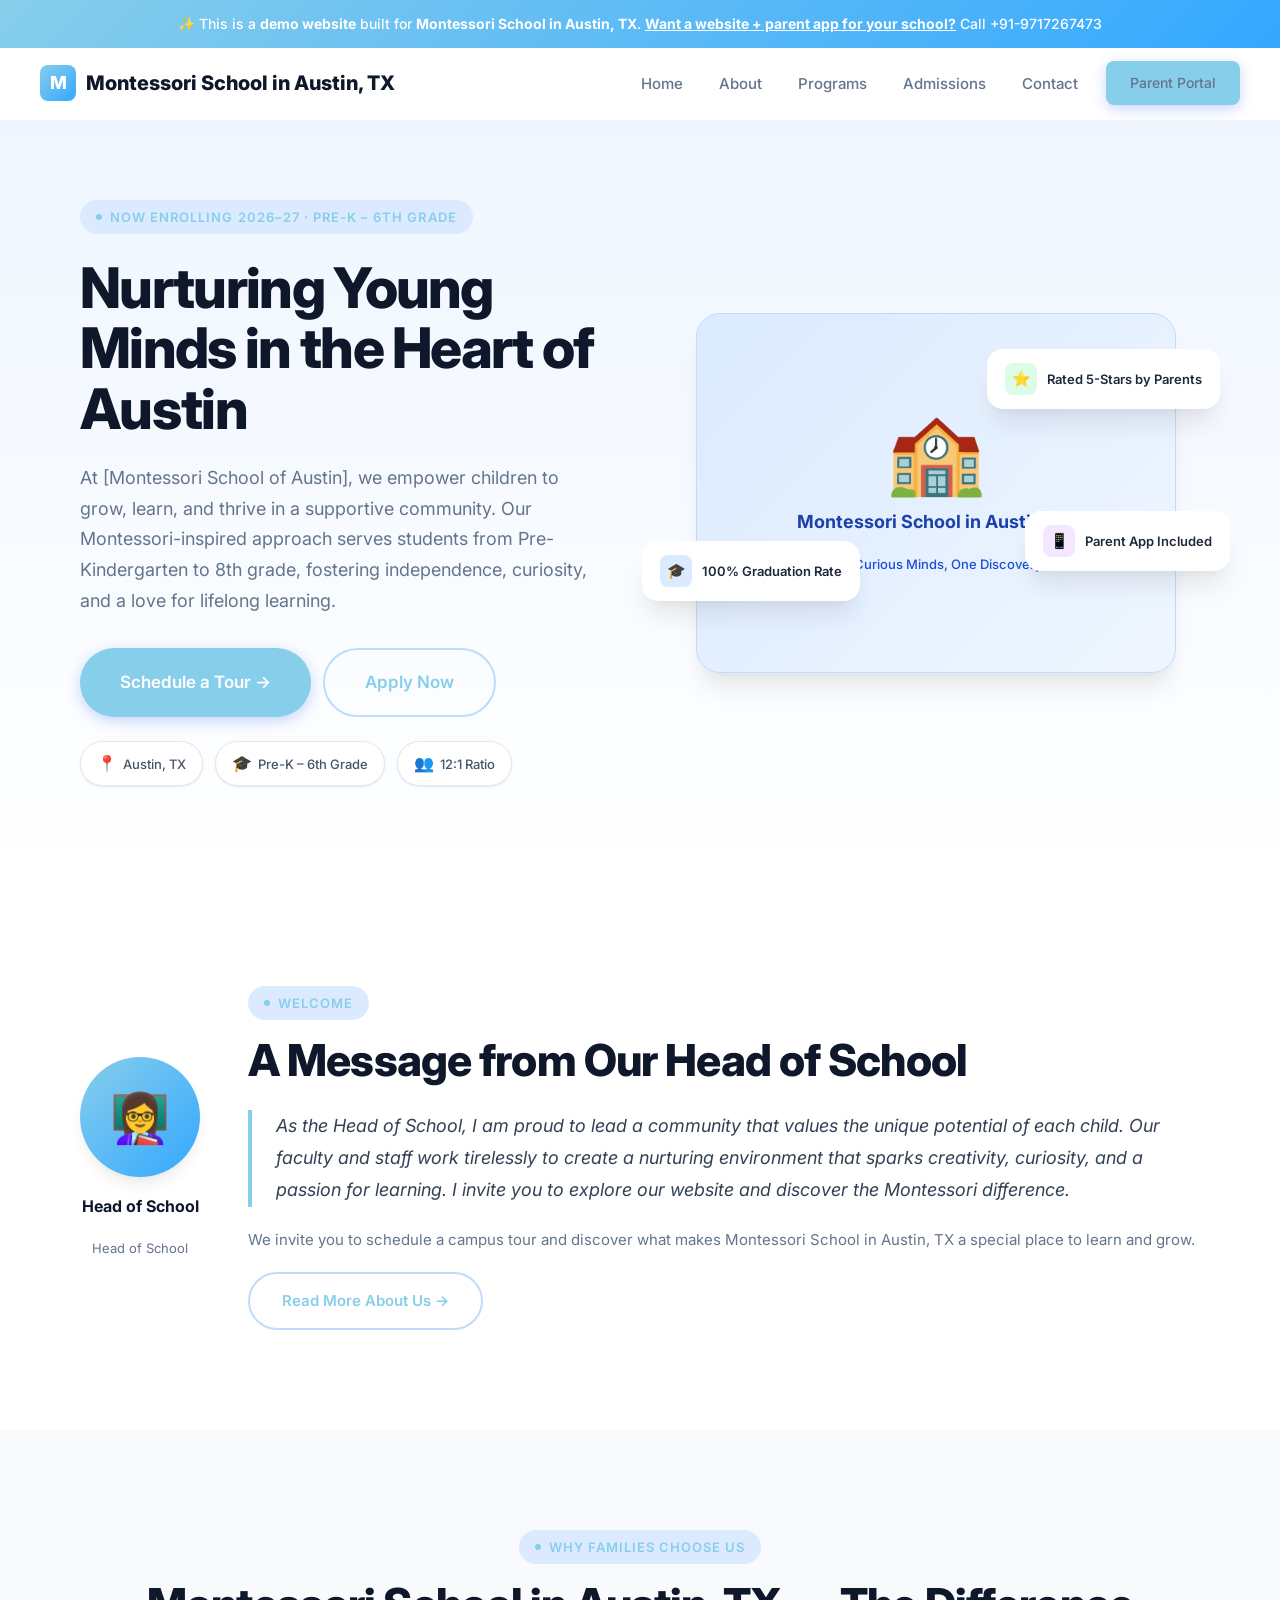
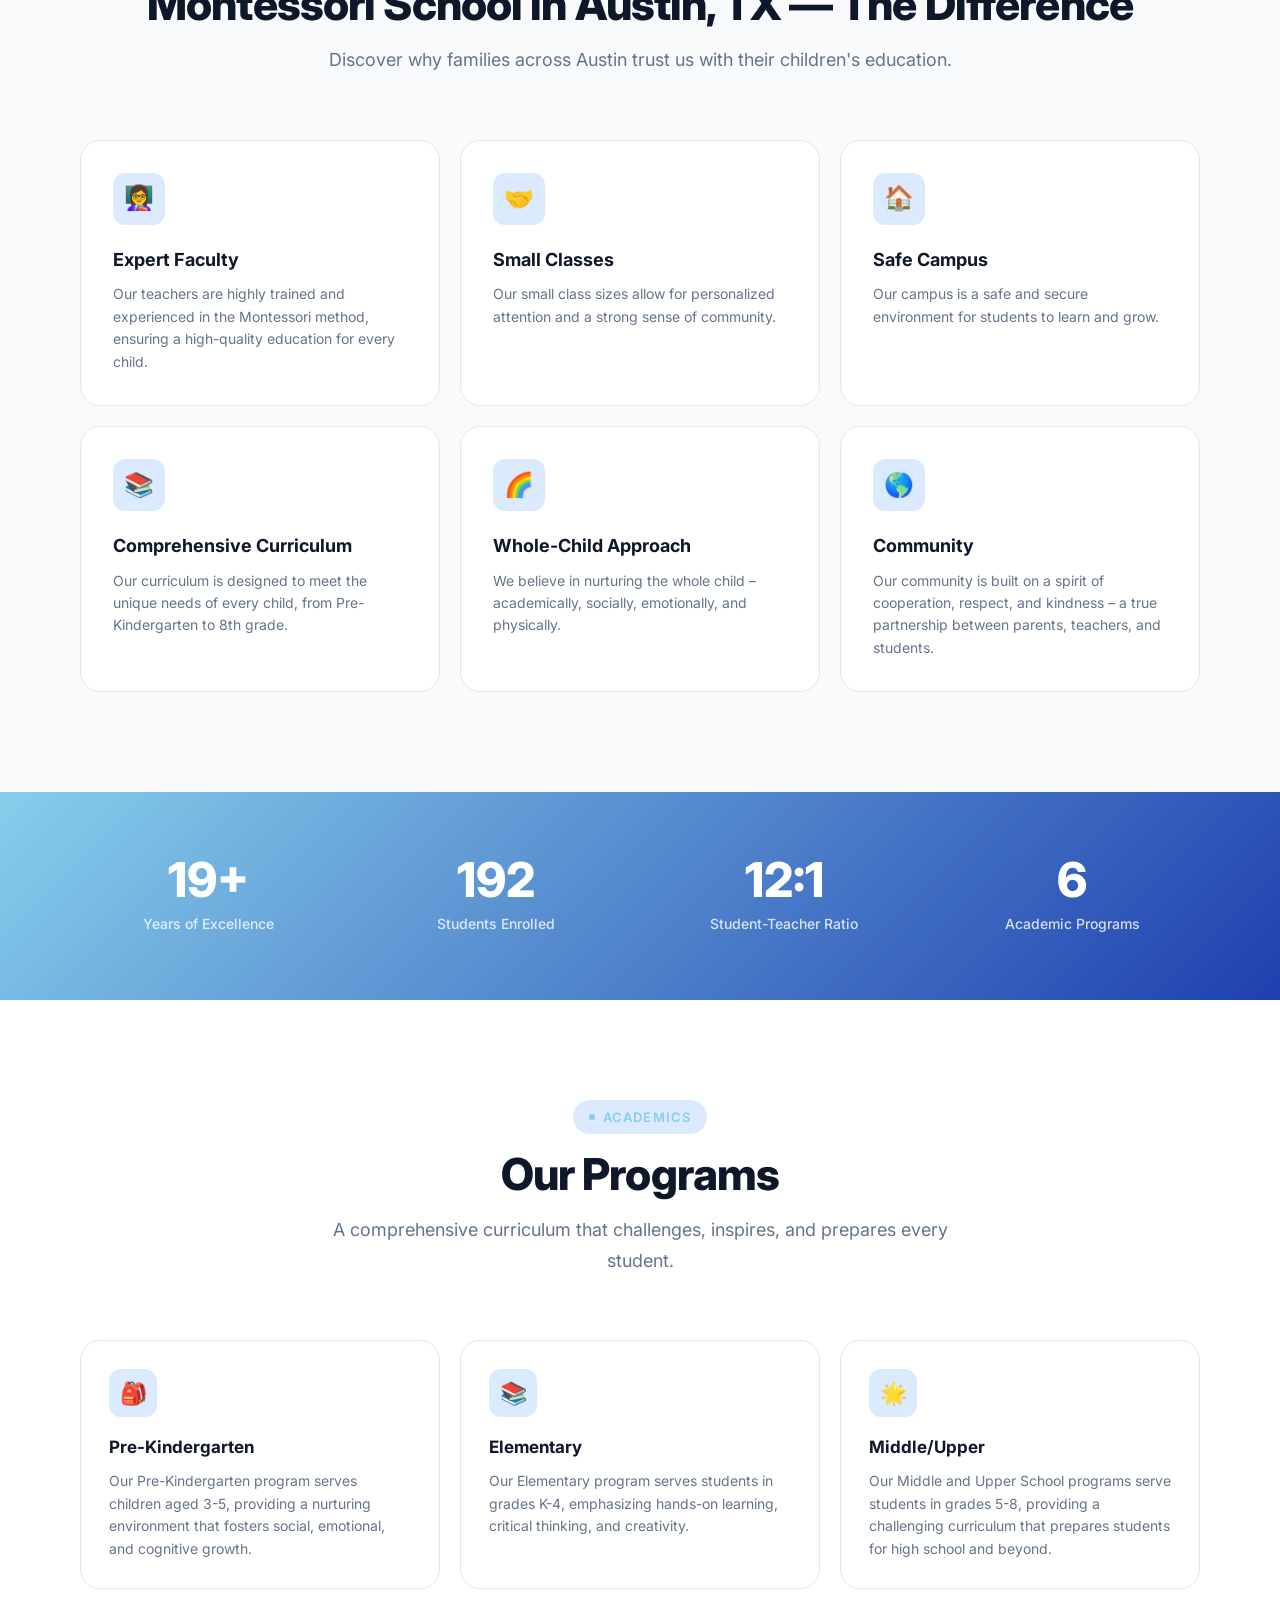
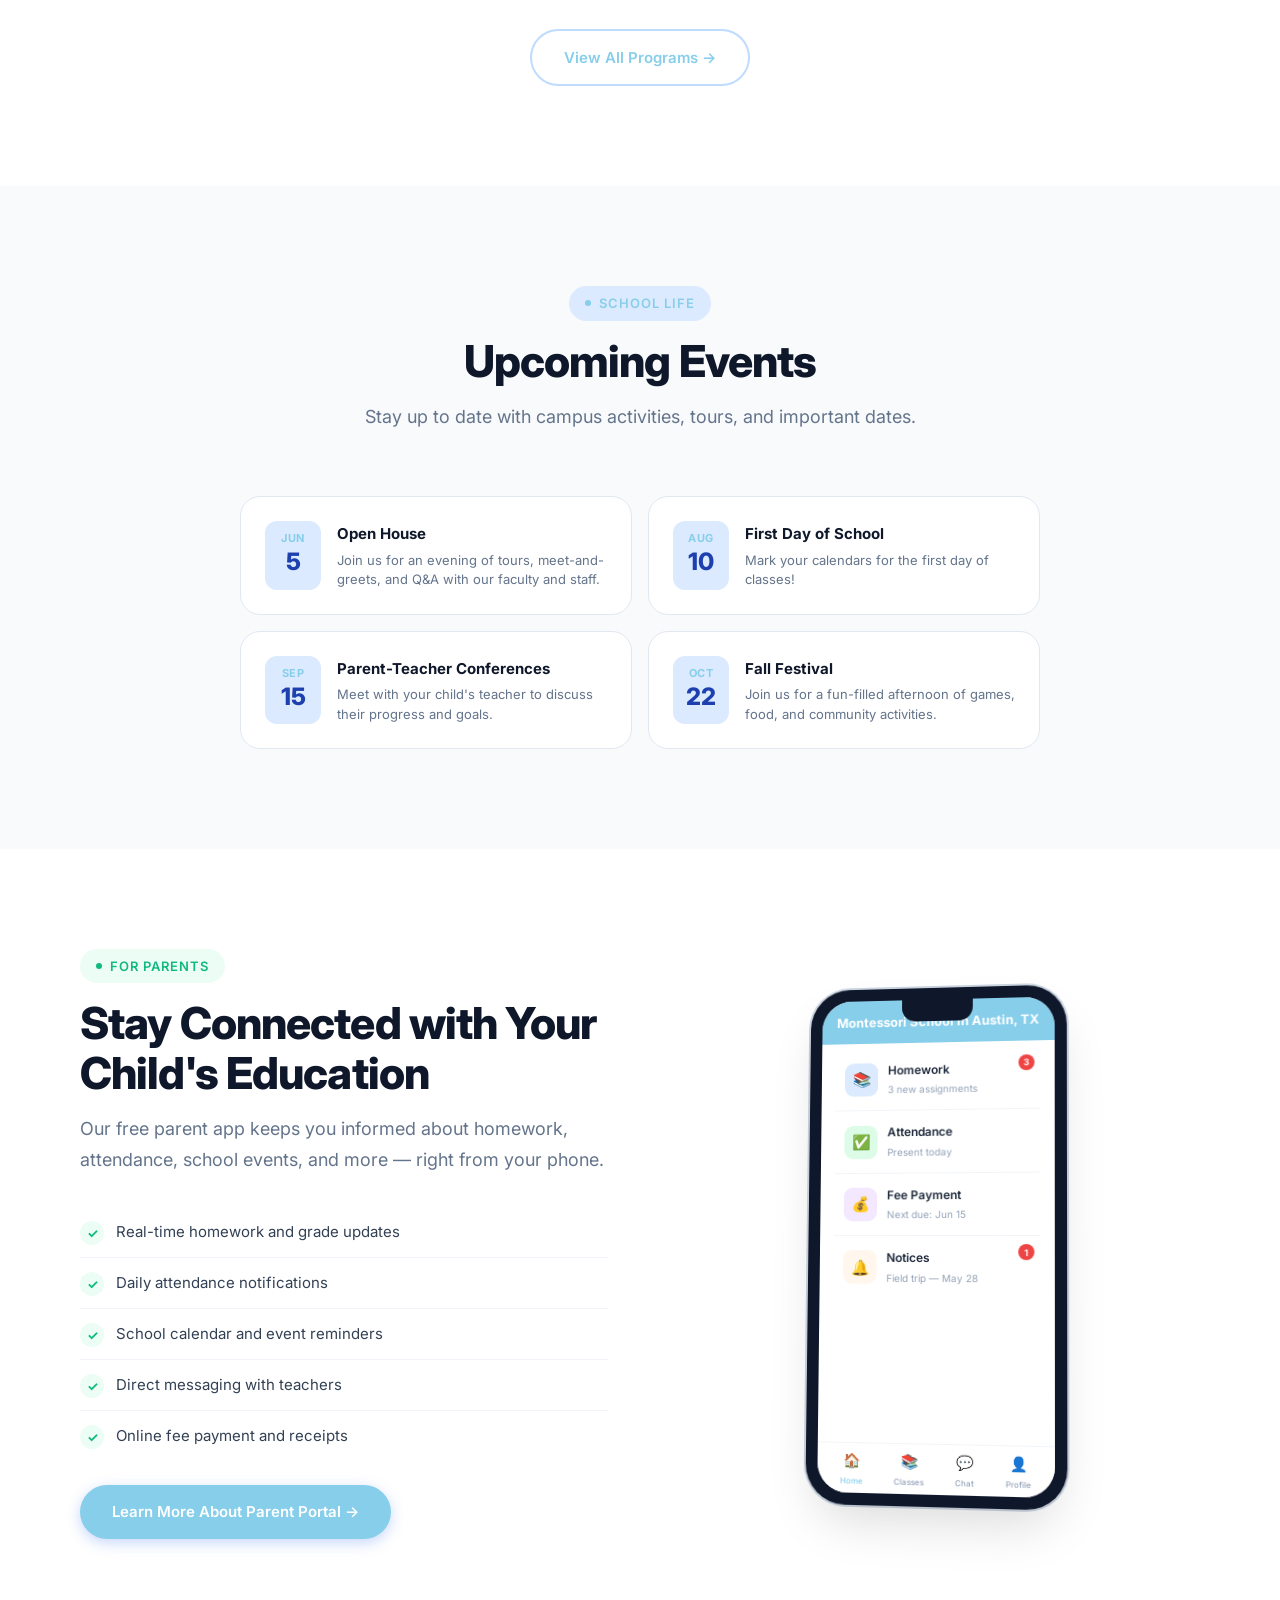
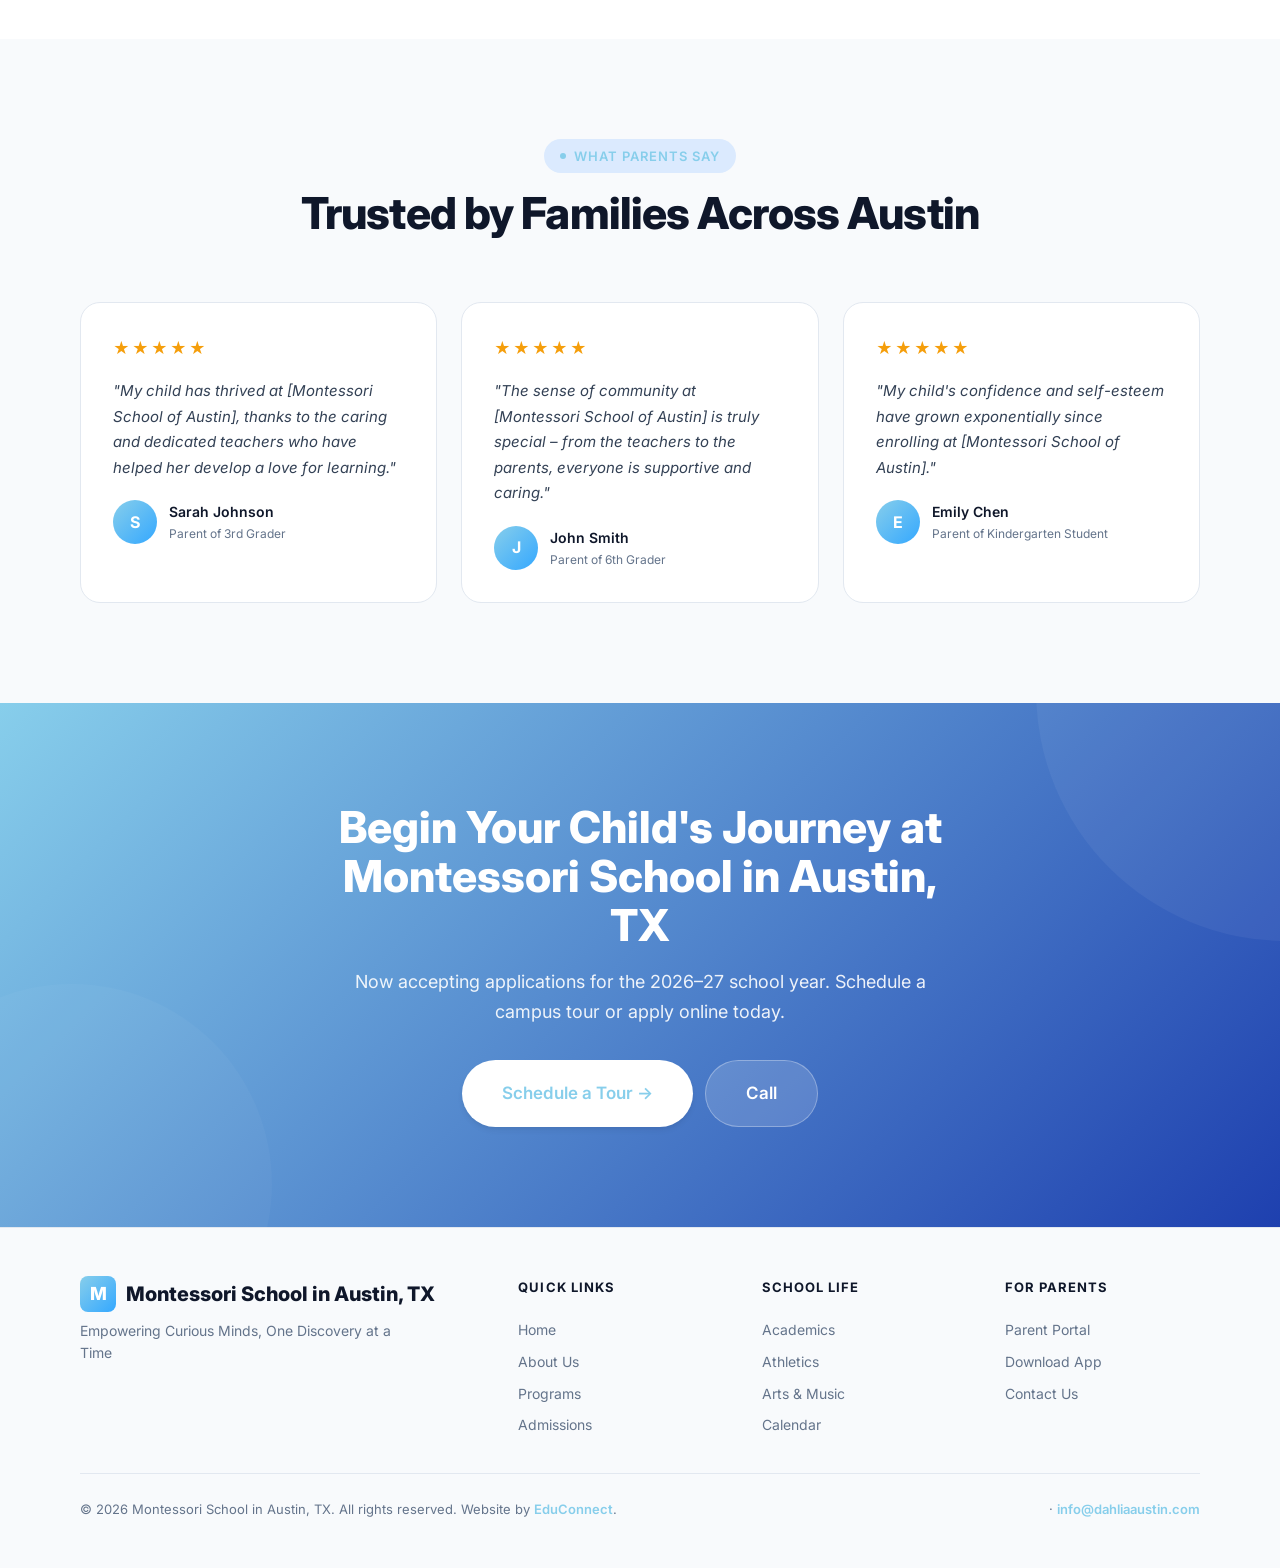
<file: index.html>
<!DOCTYPE html><html lang="en"><head>
  <meta charset="UTF-8"><meta name="viewport" content="width=device-width,initial-scale=1.0">
  <title>Home — Montessori School in Austin, TX</title>
  <meta name="description" content="Home — Montessori School in Austin, TX, a premier school in Austin, TX serving Pre-K – 6th Grade.">
  <meta property="og:title" content="Home — Montessori School in Austin, TX"><meta property="og:type" content="website">
  <link rel="preconnect" href="https://fonts.googleapis.com"><link rel="preconnect" href="https://fonts.gstatic.com" crossorigin>
  <link href="https://fonts.googleapis.com/css2?family=Inter:wght@400;500;600;700;800&display=swap" rel="stylesheet">
  <link rel="stylesheet" href="/styles.css"><script src="/main.js" defer></script>
</head><body><div class="demo-banner">
  ✨ This is a <strong>demo website</strong> built for <strong>Montessori School in Austin, TX</strong>.
  <a href="mailto:bhupender@myfirststepschool.com">Want a website + parent app for your school?</a> Call +91-9717267473
</div>
<nav class="navbar">
  <a href="/" class="logo"><span class="logo-icon">M</span>Montessori School in Austin, TX</a>
  <div class="nav-links">
    <a href="/">Home</a>
    <a href="/about.html">About</a>
    <a href="/programs.html">Programs</a>
    <a href="/admissions.html">Admissions</a>
    <a href="/contact.html">Contact</a>
    <a href="/parents.html" class="btn btn-primary" style="padding:10px 24px;font-size:14px">Parent Portal</a>
  </div>
  <button class="hamburger" aria-label="Toggle menu"><span></span><span></span><span></span></button>
</nav><main>
<section class="hero"><div class="container"><div class="hero-inner">
  <div class="hero-content">
    <div class="badge animate-on-scroll mb-6">Now Enrolling 2026–27 · Pre-K – 6th Grade</div>
    <h1 class="heading-xl animate-on-scroll mb-6">Nurturing Young Minds in the Heart of Austin</h1>
    <p class="text-lg text-muted animate-on-scroll mb-8">At [Montessori School of Austin], we empower children to grow, learn, and thrive in a supportive community. Our Montessori-inspired approach serves students from Pre-Kindergarten to 8th grade, fostering independence, curiosity, and a love for lifelong learning.</p>
    <div class="hero-actions animate-on-scroll">
      <a href="/admissions.html" class="btn btn-primary btn-lg">Schedule a Tour →</a>
      <a href="/admissions.html" class="btn btn-outline btn-lg">Apply Now</a>
    </div>
    <div class="hero-info-cards animate-on-scroll" style="margin-top:24px">
      <div class="info-chip"><span class="ic-icon">📍</span> Austin, TX</div>
      <div class="info-chip"><span class="ic-icon">🎓</span> Pre-K – 6th Grade</div>
      <div class="info-chip"><span class="ic-icon">👥</span> 12:1 Ratio</div>
    </div>
  </div>
  <div class="hero-visual animate-on-scroll">
    <div class="school-illustration"><div class="school-illustration-inner">
      <div class="school-building">🏫</div><h3>Montessori School in Austin, TX</h3><p>Empowering Curious Minds, One Discovery at a Time</p>
    </div></div>
    <div class="float-card card-1"><div class="fc-icon green">⭐</div>Rated 5-Stars by Parents</div>
    <div class="float-card card-2"><div class="fc-icon blue">🎓</div>100% Graduation Rate</div>
    <div class="float-card card-3"><div class="fc-icon purple">📱</div>Parent App Included</div>
  </div>
</div></div></section>

<section class="welcome-section section-padding"><div class="container"><div class="welcome-grid">
  <div class="principal-card animate-on-scroll">
    <div class="principal-avatar">👩‍🏫</div>
    <div class="principal-name">Head of School</div><div class="principal-title">Head of School</div>
  </div>
  <div class="welcome-text animate-on-scroll">
    <div class="badge mb-4">Welcome</div>
    <h2 class="heading-lg mb-6">A Message from Our Head of School</h2>
    <blockquote>As the Head of School, I am proud to lead a community that values the unique potential of each child. Our faculty and staff work tirelessly to create a nurturing environment that sparks creativity, curiosity, and a passion for learning. I invite you to explore our website and discover the Montessori difference.</blockquote>
    <p>We invite you to schedule a campus tour and discover what makes Montessori School in Austin, TX a special place to learn and grow.</p>
    <a href="/about.html" class="btn btn-outline" style="margin-top:20px">Read More About Us →</a>
  </div>
</div></div></section>

<section class="features-section section-padding"><div class="container">
  <div class="text-center mb-16">
    <div class="badge animate-on-scroll mb-4">Why Families Choose Us</div>
    <h2 class="heading-lg animate-on-scroll mb-4">Montessori School in Austin, TX — The Difference</h2>
    <p class="text-lg text-muted max-w-lg mx-auto animate-on-scroll">Discover why families across Austin trust us with their children's education.</p>
  </div>
  <div class="features-grid">
      <div class="feature-card animate-on-scroll stagger-1">
        <div class="feature-icon">👩‍🏫</div><h3>Expert Faculty</h3><p>Our teachers are highly trained and experienced in the Montessori method, ensuring a high-quality education for every child.</p>
      </div>
      <div class="feature-card animate-on-scroll stagger-2">
        <div class="feature-icon">🤝</div><h3>Small Classes</h3><p>Our small class sizes allow for personalized attention and a strong sense of community.</p>
      </div>
      <div class="feature-card animate-on-scroll stagger-3">
        <div class="feature-icon">🏠</div><h3>Safe Campus</h3><p>Our campus is a safe and secure environment for students to learn and grow.</p>
      </div>
      <div class="feature-card animate-on-scroll stagger-4">
        <div class="feature-icon">📚</div><h3>Comprehensive Curriculum</h3><p>Our curriculum is designed to meet the unique needs of every child, from Pre-Kindergarten to 8th grade.</p>
      </div>
      <div class="feature-card animate-on-scroll stagger-5">
        <div class="feature-icon">🌈</div><h3>Whole-Child Approach</h3><p>We believe in nurturing the whole child – academically, socially, emotionally, and physically.</p>
      </div>
      <div class="feature-card animate-on-scroll stagger-6">
        <div class="feature-icon">🌎</div><h3>Community</h3><p>Our community is built on a spirit of cooperation, respect, and kindness – a true partnership between parents, teachers, and students.</p>
      </div></div>
</div></section>

<section class="stats-section"><div class="container"><div class="stats-grid">
  <div class="animate-on-scroll stagger-1"><div class="stat-value" data-count="20" data-suffix="+">0+</div><div class="stat-label">Years of Excellence</div></div>
  <div class="animate-on-scroll stagger-2"><div class="stat-value" data-count="200">0</div><div class="stat-label">Students Enrolled</div></div>
  <div class="animate-on-scroll stagger-3"><div class="stat-value">12:1</div><div class="stat-label">Student-Teacher Ratio</div></div>
  <div class="animate-on-scroll stagger-4"><div class="stat-value" data-count="6">0</div><div class="stat-label">Academic Programs</div></div>
</div></div></section>

<section class="programs-section section-padding"><div class="container">
  <div class="text-center mb-16">
    <div class="badge animate-on-scroll mb-4">Academics</div>
    <h2 class="heading-lg animate-on-scroll mb-4">Our Programs</h2>
    <p class="text-lg text-muted max-w-lg mx-auto animate-on-scroll">A comprehensive curriculum that challenges, inspires, and prepares every student.</p>
  </div>
  <div class="programs-grid">
      <div class="program-card animate-on-scroll stagger-1">
        <div class="program-icon">🎒</div><h3>Pre-Kindergarten</h3><p>Our Pre-Kindergarten program serves children aged 3-5, providing a nurturing environment that fosters social, emotional, and cognitive growth.</p>
      </div>
      <div class="program-card animate-on-scroll stagger-2">
        <div class="program-icon">📚</div><h3>Elementary</h3><p>Our Elementary program serves students in grades K-4, emphasizing hands-on learning, critical thinking, and creativity.</p>
      </div>
      <div class="program-card animate-on-scroll stagger-3">
        <div class="program-icon">🌟</div><h3>Middle/Upper</h3><p>Our Middle and Upper School programs serve students in grades 5-8, providing a challenging curriculum that prepares students for high school and beyond.</p>
      </div></div>
  <div class="text-center animate-on-scroll" style="margin-top:40px"><a href="/programs.html" class="btn btn-outline">View All Programs →</a></div>
</div></section>

<section class="events-section section-padding"><div class="container">
  <div class="text-center mb-16">
    <div class="badge animate-on-scroll mb-4">School Life</div>
    <h2 class="heading-lg animate-on-scroll mb-4">Upcoming Events</h2>
    <p class="text-lg text-muted max-w-lg mx-auto animate-on-scroll">Stay up to date with campus activities, tours, and important dates.</p>
  </div>
  <div class="events-grid"><div class="event-card animate-on-scroll stagger-1">
        <div class="event-date"><div class="month">Jun</div><div class="day">5</div></div>
        <div class="event-info"><h4>Open House</h4><p>Join us for an evening of tours, meet-and-greets, and Q&A with our faculty and staff.</p></div>
      </div><div class="event-card animate-on-scroll stagger-2">
        <div class="event-date"><div class="month">Aug</div><div class="day">10</div></div>
        <div class="event-info"><h4>First Day of School</h4><p>Mark your calendars for the first day of classes!</p></div>
      </div><div class="event-card animate-on-scroll stagger-3">
        <div class="event-date"><div class="month">Sep</div><div class="day">15</div></div>
        <div class="event-info"><h4>Parent-Teacher Conferences</h4><p>Meet with your child's teacher to discuss their progress and goals.</p></div>
      </div><div class="event-card animate-on-scroll stagger-4">
        <div class="event-date"><div class="month">Oct</div><div class="day">22</div></div>
        <div class="event-info"><h4>Fall Festival</h4><p>Join us for a fun-filled afternoon of games, food, and community activities.</p></div>
      </div></div>
</div></section>

<section class="portal-section section-padding"><div class="container"><div class="portal-grid">
  <div>
    <div class="badge accent animate-on-scroll mb-4">For Parents</div>
    <h2 class="heading-lg animate-on-scroll mb-4">Stay Connected with Your Child's Education</h2>
    <p class="text-lg text-muted animate-on-scroll mb-8">Our free parent app keeps you informed about homework, attendance, school events, and more — right from your phone.</p>
    <ul class="portal-features animate-on-scroll">
      <li><span class="pf-icon">✓</span>Real-time homework and grade updates</li>
      <li><span class="pf-icon">✓</span>Daily attendance notifications</li>
      <li><span class="pf-icon">✓</span>School calendar and event reminders</li>
      <li><span class="pf-icon">✓</span>Direct messaging with teachers</li>
      <li><span class="pf-icon">✓</span>Online fee payment and receipts</li>
    </ul>
    <a href="/parents.html" class="btn btn-primary animate-on-scroll" style="margin-top:24px">Learn More About Parent Portal →</a>
  </div>
  <div class="animate-on-scroll" style="display:flex;justify-content:center">
    <div class="phone-mockup"><div class="phone-screen">
      <div class="phone-status-bar">Montessori School in Austin, TX</div>
      <div class="phone-screen-content">
        <div class="phone-nav-item"><div class="phone-nav-icon blue">📚</div><div><div class="phone-nav-label">Homework</div><div class="phone-nav-sub">3 new assignments</div></div><div class="phone-badge">3</div></div>
        <div class="phone-nav-item"><div class="phone-nav-icon green">✅</div><div><div class="phone-nav-label">Attendance</div><div class="phone-nav-sub">Present today</div></div></div>
        <div class="phone-nav-item"><div class="phone-nav-icon purple">💰</div><div><div class="phone-nav-label">Fee Payment</div><div class="phone-nav-sub">Next due: Jun 15</div></div></div>
        <div class="phone-nav-item"><div class="phone-nav-icon orange">🔔</div><div><div class="phone-nav-label">Notices</div><div class="phone-nav-sub">Field trip — May 28</div></div><div class="phone-badge">1</div></div>
      </div>
      <div class="phone-bottom-bar">
        <div class="phone-tab active"><div style="font-size:14px">🏠</div>Home</div>
        <div class="phone-tab"><div style="font-size:14px">📚</div>Classes</div>
        <div class="phone-tab"><div style="font-size:14px">💬</div>Chat</div>
        <div class="phone-tab"><div style="font-size:14px">👤</div>Profile</div>
      </div>
    </div></div>
  </div>
</div></div></section>

<section class="testimonials-section section-padding"><div class="container">
  <div class="text-center mb-16">
    <div class="badge animate-on-scroll mb-4">What Parents Say</div>
    <h2 class="heading-lg animate-on-scroll mb-4">Trusted by Families Across Austin</h2>
  </div>
  <div class="testimonials-grid">
      <div class="testimonial-card animate-on-scroll stagger-1">
        <div class="stars"><span class="star">★</span><span class="star">★</span><span class="star">★</span><span class="star">★</span><span class="star">★</span></div>
        <p class="testimonial-text">"My child has thrived at [Montessori School of Austin], thanks to the caring and dedicated teachers who have helped her develop a love for learning."</p>
        <div class="testimonial-author"><div class="author-avatar">S</div>
        <div class="author-info"><div class="author-name">Sarah Johnson</div><div class="author-role">Parent of 3rd Grader</div></div></div>
      </div>
      <div class="testimonial-card animate-on-scroll stagger-2">
        <div class="stars"><span class="star">★</span><span class="star">★</span><span class="star">★</span><span class="star">★</span><span class="star">★</span></div>
        <p class="testimonial-text">"The sense of community at [Montessori School of Austin] is truly special – from the teachers to the parents, everyone is supportive and caring."</p>
        <div class="testimonial-author"><div class="author-avatar">J</div>
        <div class="author-info"><div class="author-name">John Smith</div><div class="author-role">Parent of 6th Grader</div></div></div>
      </div>
      <div class="testimonial-card animate-on-scroll stagger-3">
        <div class="stars"><span class="star">★</span><span class="star">★</span><span class="star">★</span><span class="star">★</span><span class="star">★</span></div>
        <p class="testimonial-text">"My child's confidence and self-esteem have grown exponentially since enrolling at [Montessori School of Austin]."</p>
        <div class="testimonial-author"><div class="author-avatar">E</div>
        <div class="author-info"><div class="author-name">Emily Chen</div><div class="author-role">Parent of Kindergarten Student</div></div></div>
      </div></div>
</div></section>

<section class="cta-section"><div class="container"><div class="cta-content animate-on-scroll">
  <h2>Begin Your Child's Journey at Montessori School in Austin, TX</h2>
  <p>Now accepting applications for the 2026–27 school year. Schedule a campus tour or apply online today.</p>
  <div class="cta-actions">
    <a href="/admissions.html" class="btn btn-white btn-lg">Schedule a Tour →</a>
    <a href="tel:" class="btn btn-lg" style="background:rgba(255,255,255,.15);color:white;border:1px solid rgba(255,255,255,.3)">Call </a>
  </div>
</div></div></section>
</main><footer class="footer">
  <div class="container">
    <div class="footer-grid">
      <div class="footer-brand">
        <div class="logo" style="margin-bottom:8px"><span class="logo-icon">M</span>Montessori School in Austin, TX</div>
        <p>Empowering Curious Minds, One Discovery at a Time</p>
        <p style="margin-top:12px;font-size:13px"></p>
      </div>
      <div class="footer-col"><h4>Quick Links</h4><a href="/">Home</a><a href="/about.html">About Us</a><a href="/programs.html">Programs</a><a href="/admissions.html">Admissions</a></div>
      <div class="footer-col"><h4>School Life</h4><a href="/programs.html">Academics</a><a href="/programs.html">Athletics</a><a href="/programs.html">Arts &amp; Music</a><a href="/contact.html">Calendar</a></div>
      <div class="footer-col"><h4>For Parents</h4><a href="/parents.html">Parent Portal</a><a href="/parents.html">Download App</a><a href="/contact.html">Contact Us</a><a href="tel:"></a></div>
    </div>
    <div class="footer-bottom">
      <p>&copy; 2026 Montessori School in Austin, TX. All rights reserved. Website by <a href="mailto:bhupender@myfirststepschool.com">EduConnect</a>.</p>
      <p> &middot; <a href="mailto:info@dahliaaustin.com">info@dahliaaustin.com</a></p>
    </div>
  </div>
</footer></body></html>
</file>
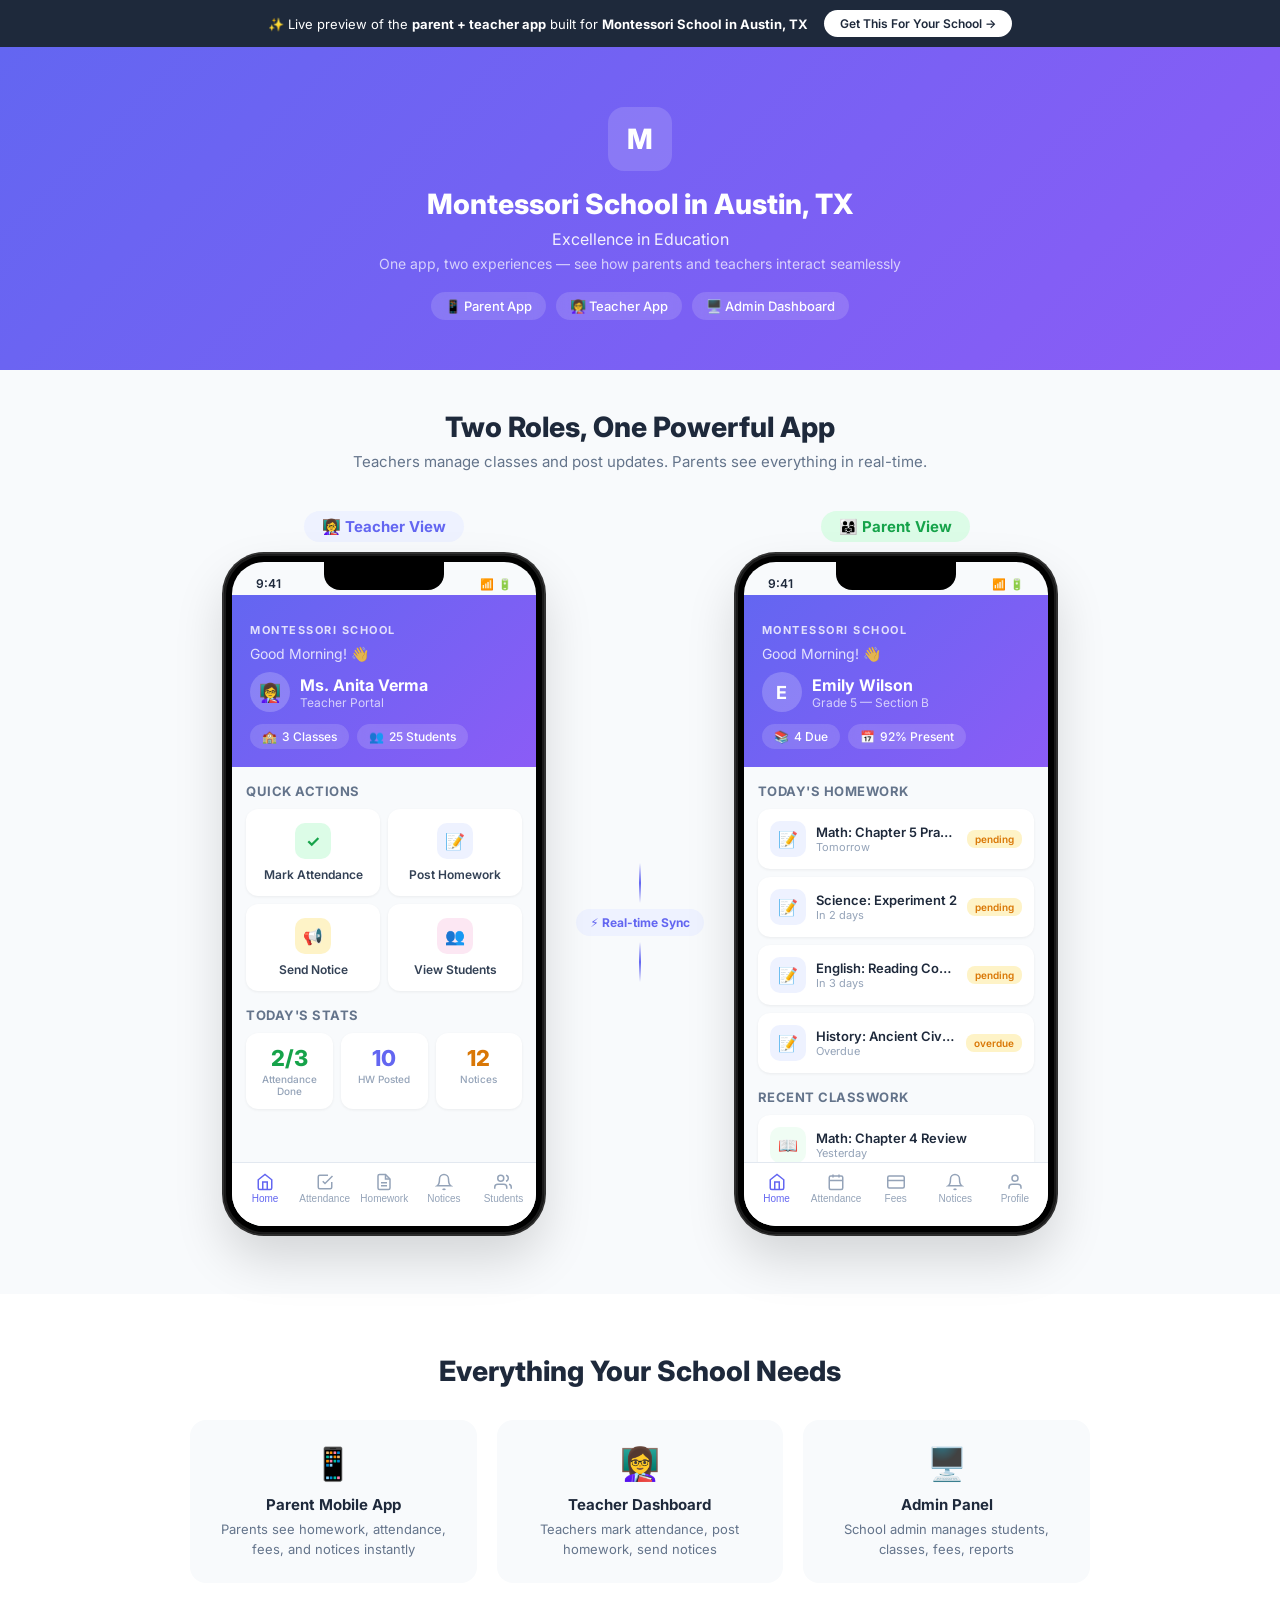
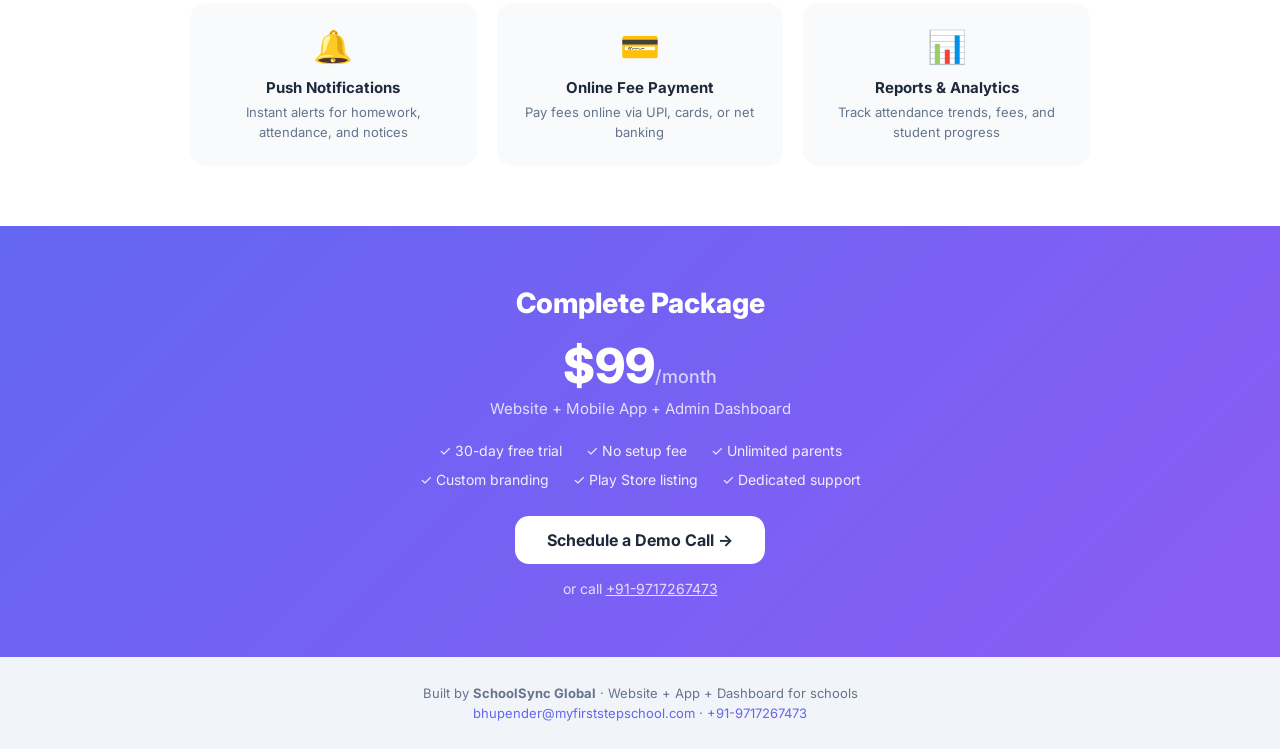
<file: app/index.html>
<!DOCTYPE html>
<html lang="en">
<head>
  <meta charset="UTF-8">
  <meta name="viewport" content="width=device-width,initial-scale=1.0">
  <title>Montessori School in Austin, TX — App Preview</title>
  <meta name="description" content="See how the Montessori School in Austin, TX parent &amp; teacher app would look. Homework, attendance, fees, notices — all in one app.">
  <link rel="preconnect" href="https://fonts.googleapis.com">
  <link rel="preconnect" href="https://fonts.gstatic.com" crossorigin>
  <link href="https://fonts.googleapis.com/css2?family=Inter:wght@400;500;600;700;800&display=swap" rel="stylesheet">
  <link rel="stylesheet" href="/app/styles.css">
</head>
<body>
  <!-- Top banner -->
  <div class="demo-banner">
    <div class="banner-inner">
      <span>✨ Live preview of the <strong>parent + teacher app</strong> built for <strong>Montessori School in Austin, TX</strong></span>
      <a href="mailto:bhupender@myfirststepschool.com" class="banner-cta">Get This For Your School →</a>
    </div>
  </div>

  <!-- Hero section -->
  <div class="hero-section" style="background:linear-gradient(135deg,#6366F1,#8B5CF6)">
    <div class="hero-content">
      <div class="hero-logo" style="background:rgba(255,255,255,.15)">M</div>
      <h1>Montessori School in Austin, TX</h1>
      <p class="hero-tagline">Excellence in Education</p>
      <p class="hero-desc">One app, two experiences — see how parents and teachers interact seamlessly</p>
      <div class="hero-badges">
        <span class="hero-badge">📱 Parent App</span>
        <span class="hero-badge">👩‍🏫 Teacher App</span>
        <span class="hero-badge">🖥️ Admin Dashboard</span>
      </div>
    </div>
  </div>

  <!-- Dual Phone Section -->
  <div class="phones-section">
    <div class="phones-header">
      <h2>Two Roles, One Powerful App</h2>
      <p>Teachers manage classes and post updates. Parents see everything in real-time.</p>
    </div>

    <div class="phones-container">
      <!-- TEACHER PHONE -->
      <div class="phone-wrapper">
        <div class="phone-label teacher-label">👩‍🏫 Teacher View</div>
        <div class="phone-frame" id="teacher-phone">
          <div class="phone-notch"></div>
          <div class="phone-screen">
            <div class="status-bar">
              <span class="time">9:41</span>
              <div class="status-icons"><span>📶</span><span>🔋</span></div>
            </div>

            <!-- Teacher: Dashboard -->
            <div class="app-screen active" data-screen="t-dashboard" data-phone="teacher">
              <div class="screen-hero" style="background:linear-gradient(135deg,#6366F1,#8B5CF6)">
                <div class="app-name-bar">Montessori School</div>
                <div class="hero-greeting">Good Morning! 👋</div>
                <div class="hero-student">
                  <div class="student-avatar">👩‍🏫</div>
                  <div>
                    <div class="student-name">Ms. Anita Verma</div>
                    <div class="student-class">Teacher Portal</div>
                  </div>
                </div>
                <div class="hero-chips">
                  <div class="glass-chip"><span>🏫</span> 3 Classes</div>
                  <div class="glass-chip"><span>👥</span> 25 Students</div>
                </div>
              </div>
              <div class="screen-body">
                <div class="section-label">Quick Actions</div>
                <div class="quick-actions">
                  <div class="action-card" data-goto="t-attendance">
                    <div class="action-icon" style="background:#DCFCE7;color:#16A34A">✓</div>
                    <span>Mark Attendance</span>
                  </div>
                  <div class="action-card" data-goto="t-homework">
                    <div class="action-icon" style="background:#EEF2FF;color:#6366F1">📝</div>
                    <span>Post Homework</span>
                  </div>
                  <div class="action-card" data-goto="t-notices">
                    <div class="action-icon" style="background:#FEF3C7;color:#D97706">📢</div>
                    <span>Send Notice</span>
                  </div>
                  <div class="action-card" data-goto="t-students">
                    <div class="action-icon" style="background:#FCE7F3;color:#DB2777">👥</div>
                    <span>View Students</span>
                  </div>
                </div>
                <div class="section-label" style="margin-top:16px">Today's Stats</div>
                <div class="stats-row">
                  <div class="stat-card"><div class="stat-num" style="color:#16A34A">2/3</div><div class="stat-lbl">Attendance Done</div></div>
                  <div class="stat-card"><div class="stat-num" style="color:#6366F1">10</div><div class="stat-lbl">HW Posted</div></div>
                  <div class="stat-card"><div class="stat-num" style="color:#D97706">12</div><div class="stat-lbl">Notices</div></div>
                </div>
              </div>
            </div>

            <!-- Teacher: Mark Attendance -->
            <div class="app-screen" data-screen="t-attendance" data-phone="teacher">
              <div class="screen-hero compact" style="background:linear-gradient(135deg,#6366F1,#8B5CF6)">
                <div class="app-name-bar">Montessori School</div>
                <div class="screen-title">Mark Attendance</div>
                <div class="screen-subtitle">Monday, May 25, 2026</div>
              </div>
              <div class="screen-body">
                <div class="class-selector"><div class="class-chip active">Grade 3-A</div><div class="class-chip">Grade 3-B</div><div class="class-chip">Grade 4-A</div></div>
                <div class="attendance-toolbar">
                  <button class="att-btn present-btn">All Present</button>
                  <button class="att-btn absent-btn">All Absent</button>
                </div>
                <div id="teacher-attendance-list" class="card-list"></div>
              </div>
            </div>

            <!-- Teacher: Post Homework -->
            <div class="app-screen" data-screen="t-homework" data-phone="teacher">
              <div class="screen-hero compact" style="background:linear-gradient(135deg,#6366F1,#8B5CF6)">
                <div class="app-name-bar">Montessori School</div>
                <div class="screen-title">Homework</div>
                <div class="screen-subtitle">Post &amp; Manage</div>
              </div>
              <div class="screen-body">
                <div class="form-area">
                  <div class="form-group"><label class="form-label">Class</label><div class="form-select">Grade 3 — Section A</div></div>
                  <div class="form-group"><label class="form-label">Subject</label><div class="form-select">Mathematics</div></div>
                  <div class="form-group"><label class="form-label">Title</label><div class="form-input-demo">Chapter 5 — Fractions Practice</div></div>
                  <div class="form-group"><label class="form-label">Due Date</label><div class="form-input-demo">Tomorrow</div></div>
                  <button class="submit-btn" style="background:#6366F1">📤 Post Homework</button>
                </div>
                <div class="section-label" style="margin-top:16px">Recently Posted</div>
                <div id="teacher-hw-list" class="card-list"></div>
              </div>
            </div>

            <!-- Teacher: Send Notice -->
            <div class="app-screen" data-screen="t-notices" data-phone="teacher">
              <div class="screen-hero compact" style="background:linear-gradient(135deg,#6366F1,#8B5CF6)">
                <div class="app-name-bar">Montessori School</div>
                <div class="screen-title">Notices</div>
                <div class="screen-subtitle">Post Announcements</div>
              </div>
              <div class="screen-body">
                <div class="form-area">
                  <div class="form-group"><label class="form-label">Target</label><div class="class-selector"><div class="class-chip active">All Classes</div><div class="class-chip">3-A</div><div class="class-chip">3-B</div></div></div>
                  <div class="form-group"><label class="form-label">Title</label><div class="form-input-demo">Annual Day Celebration</div></div>
                  <div class="form-group"><label class="form-label">Message</label><div class="form-textarea-demo">Our Annual Day will be held on June 15th. All parents are invited.</div></div>
                  <button class="submit-btn" style="background:#6366F1">📢 Post Notice</button>
                </div>
                <div class="section-label" style="margin-top:16px">Recent</div>
                <div id="teacher-notices-list" class="card-list"></div>
              </div>
            </div>

            <!-- Teacher: Students -->
            <div class="app-screen" data-screen="t-students" data-phone="teacher">
              <div class="screen-hero compact" style="background:linear-gradient(135deg,#6366F1,#8B5CF6)">
                <div class="app-name-bar">Montessori School</div>
                <div class="screen-title">Students</div>
                <div class="screen-subtitle">Class Directory</div>
              </div>
              <div class="screen-body">
                <div class="class-selector"><div class="class-chip active">Grade 3-A</div><div class="class-chip">Grade 3-B</div><div class="class-chip">Grade 4-A</div></div>
                <div class="search-bar"><span>🔍</span><span class="search-text">Search students...</span></div>
                <div id="teacher-students-list" class="card-list"></div>
              </div>
            </div>

            <div class="tab-bar">
              <button class="tab active" data-tab="t-dashboard" data-phone="teacher"><svg width="20" height="20" viewBox="0 0 24 24" fill="none" stroke="currentColor" stroke-width="2"><path d="M3 9l9-7 9 7v11a2 2 0 01-2 2H5a2 2 0 01-2-2z"/><polyline points="9 22 9 12 15 12 15 22"/></svg><span>Home</span></button>
              <button class="tab" data-tab="t-attendance" data-phone="teacher"><svg width="20" height="20" viewBox="0 0 24 24" fill="none" stroke="currentColor" stroke-width="2"><path d="M9 11l3 3L22 4"/><path d="M21 12v7a2 2 0 01-2 2H5a2 2 0 01-2-2V5a2 2 0 012-2h11"/></svg><span>Attendance</span></button>
              <button class="tab" data-tab="t-homework" data-phone="teacher"><svg width="20" height="20" viewBox="0 0 24 24" fill="none" stroke="currentColor" stroke-width="2"><path d="M14 2H6a2 2 0 00-2 2v16a2 2 0 002 2h12a2 2 0 002-2V8z"/><polyline points="14 2 14 8 20 8"/><line x1="16" y1="13" x2="8" y2="13"/><line x1="16" y1="17" x2="8" y2="17"/></svg><span>Homework</span></button>
              <button class="tab" data-tab="t-notices" data-phone="teacher"><svg width="20" height="20" viewBox="0 0 24 24" fill="none" stroke="currentColor" stroke-width="2"><path d="M18 8A6 6 0 006 8c0 7-3 9-3 9h18s-3-2-3-9"/><path d="M13.73 21a2 2 0 01-3.46 0"/></svg><span>Notices</span></button>
              <button class="tab" data-tab="t-students" data-phone="teacher"><svg width="20" height="20" viewBox="0 0 24 24" fill="none" stroke="currentColor" stroke-width="2"><path d="M17 21v-2a4 4 0 00-4-4H5a4 4 0 00-4 4v2"/><circle cx="9" cy="7" r="4"/><path d="M23 21v-2a4 4 0 00-3-3.87"/><path d="M16 3.13a4 4 0 010 7.75"/></svg><span>Students</span></button>
            </div>
          </div>
        </div>
      </div>

      <!-- Sync indicator -->
      <div class="sync-arrow">
        <div class="sync-line"></div>
        <div class="sync-badge">⚡ Real-time Sync</div>
        <div class="sync-line"></div>
      </div>

      <!-- PARENT PHONE -->
      <div class="phone-wrapper">
        <div class="phone-label parent-label">👨‍👩‍👧 Parent View</div>
        <div class="phone-frame" id="parent-phone">
          <div class="phone-notch"></div>
          <div class="phone-screen">
            <div class="status-bar">
              <span class="time">9:41</span>
              <div class="status-icons"><span>📶</span><span>🔋</span></div>
            </div>

            <!-- Parent: Home -->
            <div class="app-screen active" data-screen="p-home" data-phone="parent">
              <div class="screen-hero" style="background:linear-gradient(135deg,#6366F1,#8B5CF6)">
                <div class="app-name-bar">Montessori School</div>
                <div class="hero-greeting">Good Morning! 👋</div>
                <div class="hero-student">
                  <div class="student-avatar">E</div>
                  <div><div class="student-name">Emily Wilson</div><div class="student-class">Grade 5 — Section B</div></div>
                </div>
                <div class="hero-chips">
                  <div class="glass-chip"><span>📚</span> 4 Due</div>
                  <div class="glass-chip"><span>📅</span> 92% Present</div>
                </div>
              </div>
              <div class="screen-body">
                <div class="section-label">Today's Homework</div>
                <div id="homework-list" class="card-list"></div>
                <div class="section-label" style="margin-top:16px">Recent Classwork</div>
                <div id="classwork-list" class="card-list"></div>
              </div>
            </div>

            <!-- Parent: Attendance -->
            <div class="app-screen" data-screen="p-attendance" data-phone="parent">
              <div class="screen-hero compact" style="background:linear-gradient(135deg,#6366F1,#8B5CF6)">
                <div class="app-name-bar">Montessori School</div>
                <div class="screen-title">Attendance</div>
                <div class="screen-subtitle">May Summary</div>
              </div>
              <div class="screen-body">
                <div class="attendance-ring-area"><div class="ring-container"><svg class="progress-ring" viewBox="0 0 120 120"><circle class="ring-bg" cx="60" cy="60" r="52"/><circle class="ring-progress" cx="60" cy="60" r="52" stroke="#6366F1" stroke-dasharray="326.7" stroke-dashoffset="26"/></svg><div class="ring-label">92%</div></div></div>
                <div class="attendance-stats">
                  <div class="att-stat present"><div class="att-num">22</div><div class="att-label">Present</div></div>
                  <div class="att-stat absent"><div class="att-num">2</div><div class="att-label">Absent</div></div>
                  <div class="att-stat other"><div class="att-num">4</div><div class="att-label">Holiday</div></div>
                </div>
                <div class="section-label">Recent Absences</div>
                <div id="absences-list" class="card-list"></div>
              </div>
            </div>

            <!-- Parent: Fees -->
            <div class="app-screen" data-screen="p-fees" data-phone="parent">
              <div class="screen-hero compact" style="background:linear-gradient(135deg,#6366F1,#8B5CF6)">
                <div class="app-name-bar">Montessori School</div>
                <div class="screen-title">Fees</div>
                <div class="screen-subtitle">Payment Summary</div>
              </div>
              <div class="screen-body">
                <div class="fee-summary"><div class="fee-total"><div class="fee-amount">$1,900</div><div class="fee-label">Total This Term</div></div><div class="fee-chips"><div class="fee-chip paid"><span>✓</span> <span>2</span> Paid</div><div class="fee-chip pending"><span>!</span> <span>2</span> Pending</div></div></div>
                <div class="section-label">Fee Details</div>
                <div id="fees-list" class="card-list"></div>
              </div>
            </div>

            <!-- Parent: Notices -->
            <div class="app-screen" data-screen="p-notices" data-phone="parent">
              <div class="screen-hero compact" style="background:linear-gradient(135deg,#6366F1,#8B5CF6)">
                <div class="app-name-bar">Montessori School</div>
                <div class="screen-title">Notices</div>
                <div class="screen-subtitle">School Announcements</div>
              </div>
              <div class="screen-body"><div id="notices-list" class="card-list"></div></div>
            </div>

            <!-- Parent: Profile -->
            <div class="app-screen" data-screen="p-profile" data-phone="parent">
              <div class="screen-hero compact" style="background:linear-gradient(135deg,#6366F1,#8B5CF6)">
                <div class="app-name-bar">Montessori School</div>
                <div class="screen-title">Profile</div>
                <div class="screen-subtitle">Student Information</div>
              </div>
              <div class="screen-body">
                <div class="profile-header"><div class="profile-avatar" style="background:linear-gradient(135deg,#6366F1,#8B5CF6)">E</div><div class="profile-name">Emily Wilson</div><div class="profile-class">Grade 5 — Section B · Roll No. 12</div></div>
                <div class="profile-details">
                  <div class="profile-row"><span class="profile-icon">🏫</span><div><div class="pd-label">School</div><div class="pd-value">Montessori School in Austin, TX</div></div></div>
                  <div class="profile-row"><span class="profile-icon">👨‍👩‍👧</span><div><div class="pd-label">Parent</div><div class="pd-value">John Wilson</div></div></div>
                  <div class="profile-row"><span class="profile-icon">📞</span><div><div class="pd-label">Contact</div><div class="pd-value">512-123-4567</div></div></div>
                  <div class="profile-row"><span class="profile-icon">📧</span><div><div class="pd-label">Email</div><div class="pd-value">johnwilson@example.com</div></div></div>
                  <div class="profile-row"><span class="profile-icon">🩸</span><div><div class="pd-label">Blood Group</div><div class="pd-value">O+</div></div></div>
                </div>
              </div>
            </div>

            <div class="tab-bar">
              <button class="tab active" data-tab="p-home" data-phone="parent"><svg width="20" height="20" viewBox="0 0 24 24" fill="none" stroke="currentColor" stroke-width="2"><path d="M3 9l9-7 9 7v11a2 2 0 01-2 2H5a2 2 0 01-2-2z"/><polyline points="9 22 9 12 15 12 15 22"/></svg><span>Home</span></button>
              <button class="tab" data-tab="p-attendance" data-phone="parent"><svg width="20" height="20" viewBox="0 0 24 24" fill="none" stroke="currentColor" stroke-width="2"><rect x="3" y="4" width="18" height="18" rx="2" ry="2"/><line x1="16" y1="2" x2="16" y2="6"/><line x1="8" y1="2" x2="8" y2="6"/><line x1="3" y1="10" x2="21" y2="10"/></svg><span>Attendance</span></button>
              <button class="tab" data-tab="p-fees" data-phone="parent"><svg width="20" height="20" viewBox="0 0 24 24" fill="none" stroke="currentColor" stroke-width="2"><rect x="1" y="4" width="22" height="16" rx="2" ry="2"/><line x1="1" y1="10" x2="23" y2="10"/></svg><span>Fees</span></button>
              <button class="tab" data-tab="p-notices" data-phone="parent"><svg width="20" height="20" viewBox="0 0 24 24" fill="none" stroke="currentColor" stroke-width="2"><path d="M18 8A6 6 0 006 8c0 7-3 9-3 9h18s-3-2-3-9"/><path d="M13.73 21a2 2 0 01-3.46 0"/></svg><span>Notices</span></button>
              <button class="tab" data-tab="p-profile" data-phone="parent"><svg width="20" height="20" viewBox="0 0 24 24" fill="none" stroke="currentColor" stroke-width="2"><path d="M20 21v-2a4 4 0 00-4-4H8a4 4 0 00-4 4v2"/><circle cx="12" cy="7" r="4"/></svg><span>Profile</span></button>
            </div>
          </div>
        </div>
      </div>
    </div>
  </div>

  <!-- Features -->
  <div class="features-section">
    <div class="features-inner">
      <h2>Everything Your School Needs</h2>
      <div class="features-grid">
        <div class="feat-card"><div class="feat-icon">📱</div><h3>Parent Mobile App</h3><p>Parents see homework, attendance, fees, and notices instantly</p></div>
        <div class="feat-card"><div class="feat-icon">👩‍🏫</div><h3>Teacher Dashboard</h3><p>Teachers mark attendance, post homework, send notices</p></div>
        <div class="feat-card"><div class="feat-icon">🖥️</div><h3>Admin Panel</h3><p>School admin manages students, classes, fees, reports</p></div>
        <div class="feat-card"><div class="feat-icon">🔔</div><h3>Push Notifications</h3><p>Instant alerts for homework, attendance, and notices</p></div>
        <div class="feat-card"><div class="feat-icon">💳</div><h3>Online Fee Payment</h3><p>Pay fees online via UPI, cards, or net banking</p></div>
        <div class="feat-card"><div class="feat-icon">📊</div><h3>Reports &amp; Analytics</h3><p>Track attendance trends, fees, and student progress</p></div>
      </div>
    </div>
  </div>

  <!-- Pricing -->
  <div class="pricing-section" style="background:linear-gradient(135deg,#6366F1,#8B5CF6)">
    <div class="pricing-inner">
      <h2>Complete Package</h2>
      <div class="pricing-price">$99<span>/month</span></div>
      <p class="pricing-sub">Website + Mobile App + Admin Dashboard</p>
      <div class="pricing-features"><span>✓ 30-day free trial</span><span>✓ No setup fee</span><span>✓ Unlimited parents</span><span>✓ Custom branding</span><span>✓ Play Store listing</span><span>✓ Dedicated support</span></div>
      <a href="mailto:bhupender@myfirststepschool.com?subject=Demo%20for%20montessori-school-in-austin-tx" class="cta-button-lg">Schedule a Demo Call →</a>
      <p class="pricing-phone">or call <a href="tel:+919717267473">+91-9717267473</a></p>
    </div>
  </div>

  <footer class="demo-footer">
    <div class="footer-inner">
      <p>Built by <strong>SchoolSync Global</strong> · Website + App + Dashboard for schools</p>
      <p><a href="mailto:bhupender@myfirststepschool.com">bhupender@myfirststepschool.com</a> · <a href="tel:+919717267473">+91-9717267473</a></p>
    </div>
  </footer>

  <script>window.__SCHOOL_CONFIG__ = {"homework":[{"subject":"Math","title":"Chapter 5 Practice","due":"Tomorrow","status":"pending"},{"subject":"Science","title":"Experiment 2","due":"In 2 days","status":"pending"},{"subject":"English","title":"Reading Comprehension","due":"In 3 days","status":"pending"},{"subject":"History","title":"Ancient Civilizations","due":"Overdue","status":"overdue"}],"classwork":[{"subject":"Math","title":"Chapter 4 Review","date":"Yesterday"},{"subject":"Science","title":"Experiment 1","date":"Today"},{"subject":"English","title":"Reading Comprehension","date":"2 days ago"}],"absences":[{"date":"2023-02-15","reason":"Illness","status":"approved"},{"date":"2023-02-12","reason":"Family Emergency","status":"approved"}],"fees":[{"type":"Tuition","amount":"$1200","due":"2023-03-15","status":"Paid"},{"type":"Activity","amount":"$50","due":"2023-02-20","status":"Pending"},{"type":"Transport","amount":"$150","due":"2023-03-01","status":"Pending"},{"type":"Books","amount":"₹500","due":"2023-03-15","status":"Paid"}],"notices":[{"title":"School Play Auditions","body":"All students in Grades 3-5 are eligible to participate. Please sign up by February 22.","date":"2023-02-10"},{"title":"Field Trip to the Zoo","body":"Grades 5 will be taking a field trip to the zoo on February 20. Please ensure your child wears comfortable shoes.","date":"2023-02-10"},{"title":"School Closures","body":"The school will be closed on February 21 for a staff development day.","date":"2023-02-10"},{"title":"Homework Help","body":"Additional homework help will be available on Tuesdays and Thursdays after school.","date":"2023-02-10"}],"teacher":{"students":[{"name":"Emily Wilson","roll":5,"parent":"John Wilson","color":"#f7dc6f","textColor":"#333"},{"name":"Oliver Brown","roll":7,"parent":"Jane Brown","color":"#8bc34a","textColor":"#333"},{"name":"Ava Davis","roll":3,"parent":"Mike Davis","color":"#9c27b0","textColor":"#fff"}],"recentHomework":[{"subject":"Math","title":"Chapter 5 Practice","class":"Grade 5","date":"2023-02-15"},{"subject":"Science","title":"Experiment 2","class":"Grade 5","date":"2023-02-12"},{"subject":"English","title":"Reading Comprehension","class":"Grade 5","date":"2023-02-10"}],"recentNotices":[{"title":"Field Trip to the Zoo","target":"Grade 5","date":"2023-02-20"},{"title":"School Play Auditions","target":"Grade 3-5","date":"2023-02-22"}]}};</script>
  <script src="/app/app.js"></script>
</body>
</html>
</file>
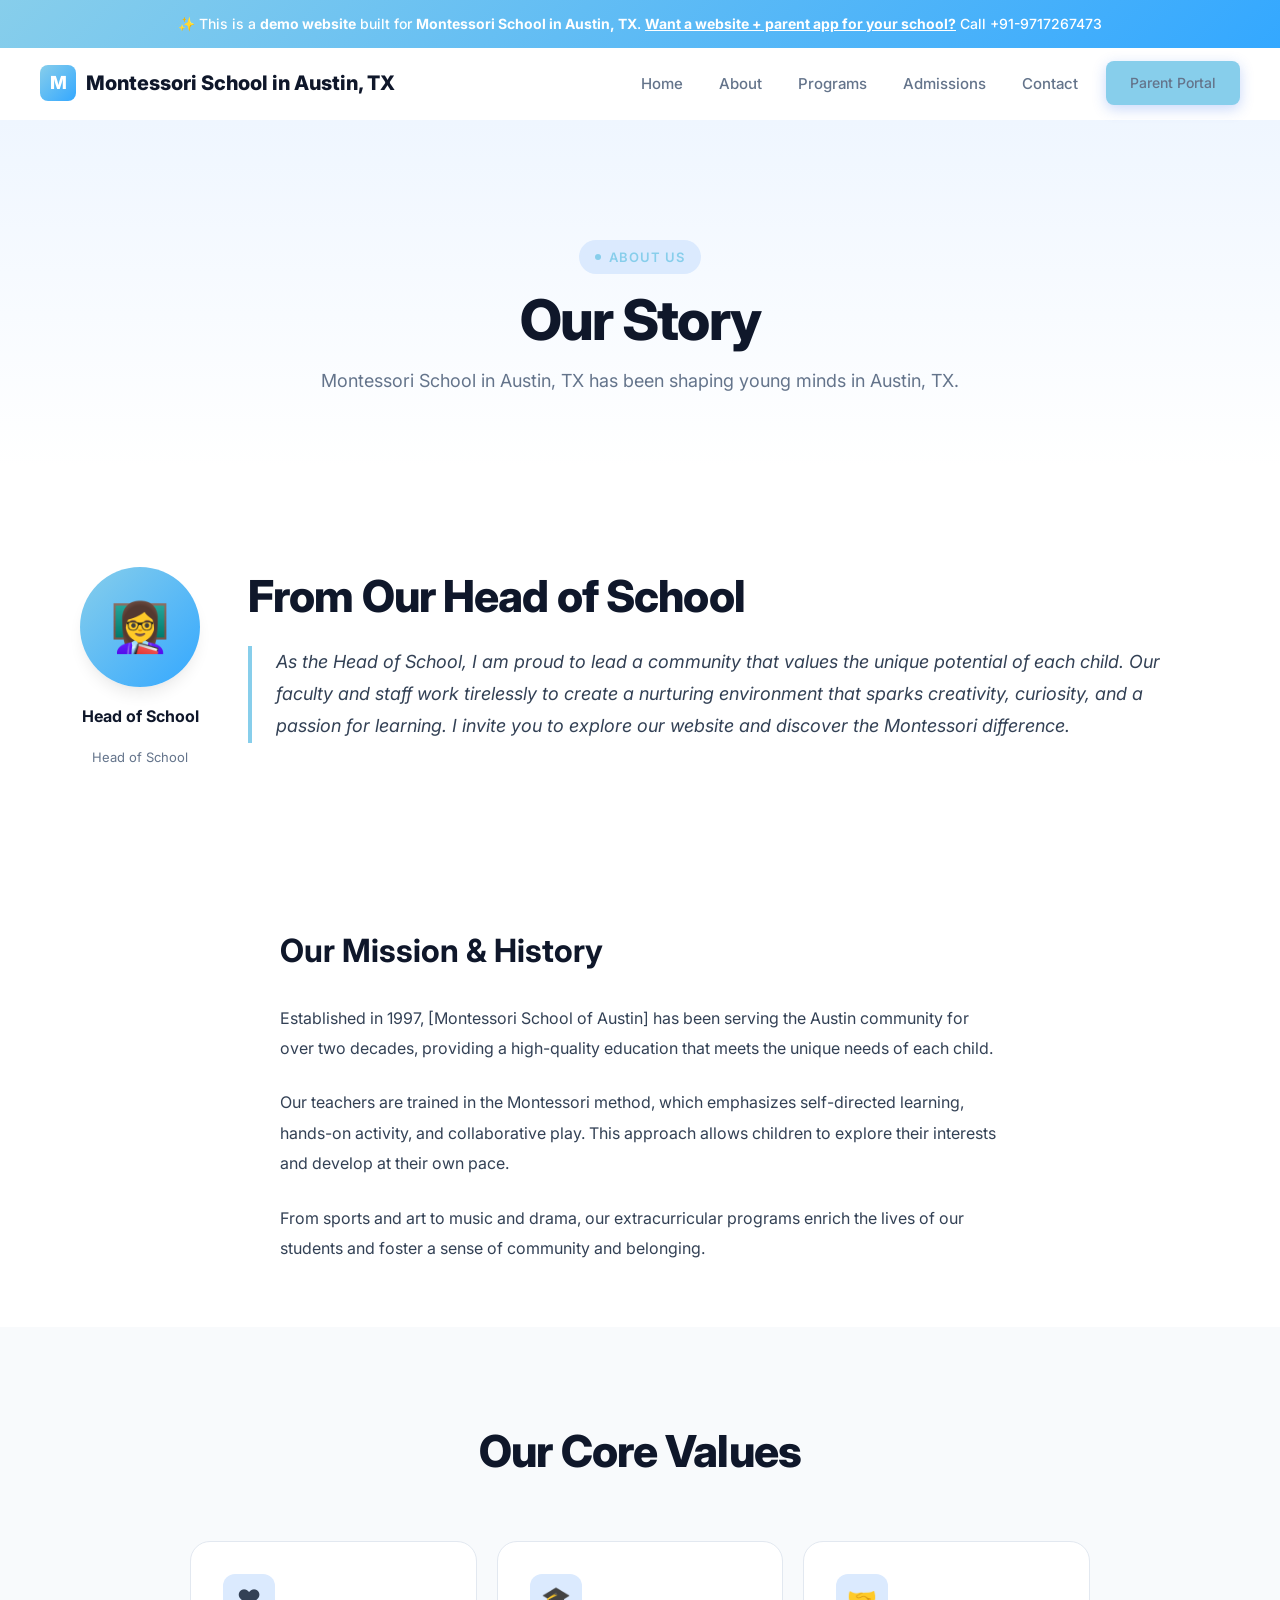
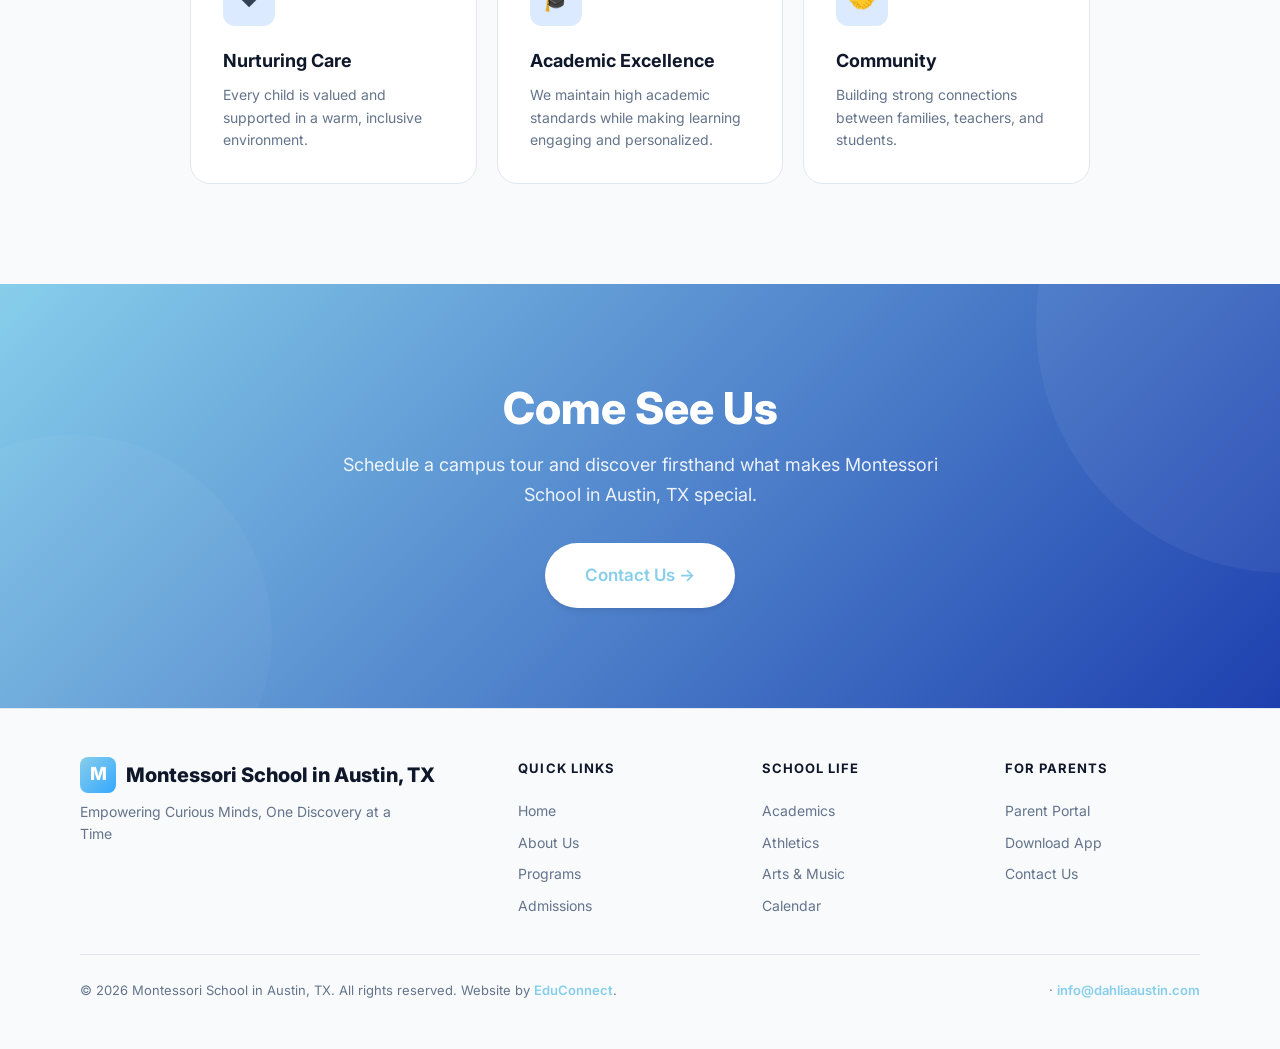
<file: about.html>
<!DOCTYPE html><html lang="en"><head>
  <meta charset="UTF-8"><meta name="viewport" content="width=device-width,initial-scale=1.0">
  <title>About Us — Montessori School in Austin, TX</title>
  <meta name="description" content="About Us — Montessori School in Austin, TX, a premier school in Austin, TX serving Pre-K – 6th Grade.">
  <meta property="og:title" content="About Us — Montessori School in Austin, TX"><meta property="og:type" content="website">
  <link rel="preconnect" href="https://fonts.googleapis.com"><link rel="preconnect" href="https://fonts.gstatic.com" crossorigin>
  <link href="https://fonts.googleapis.com/css2?family=Inter:wght@400;500;600;700;800&display=swap" rel="stylesheet">
  <link rel="stylesheet" href="/styles.css"><script src="/main.js" defer></script>
</head><body><div class="demo-banner">
  ✨ This is a <strong>demo website</strong> built for <strong>Montessori School in Austin, TX</strong>.
  <a href="mailto:bhupender@myfirststepschool.com">Want a website + parent app for your school?</a> Call +91-9717267473
</div>
<nav class="navbar">
  <a href="/" class="logo"><span class="logo-icon">M</span>Montessori School in Austin, TX</a>
  <div class="nav-links">
    <a href="/">Home</a>
    <a href="/about.html">About</a>
    <a href="/programs.html">Programs</a>
    <a href="/admissions.html">Admissions</a>
    <a href="/contact.html">Contact</a>
    <a href="/parents.html" class="btn btn-primary" style="padding:10px 24px;font-size:14px">Parent Portal</a>
  </div>
  <button class="hamburger" aria-label="Toggle menu"><span></span><span></span><span></span></button>
</nav><main>
<section class="page-hero"><div class="container">
  <div class="badge animate-on-scroll mb-4">About Us</div>
  <h1 class="heading-xl animate-on-scroll mb-4">Our Story</h1>
  <p class="text-lg text-muted max-w-lg mx-auto animate-on-scroll">Montessori School in Austin, TX has been shaping young minds in Austin, TX.</p>
</div></section>
<section class="welcome-section section-padding"><div class="container"><div class="welcome-grid">
  <div class="principal-card animate-on-scroll">
    <div class="principal-avatar">👩‍🏫</div>
    <div class="principal-name">Head of School</div><div class="principal-title">Head of School</div>
  </div>
  <div class="welcome-text animate-on-scroll">
    <h2 class="heading-lg mb-6">From Our Head of School</h2>
    <blockquote>As the Head of School, I am proud to lead a community that values the unique potential of each child. Our faculty and staff work tirelessly to create a nurturing environment that sparks creativity, curiosity, and a passion for learning. I invite you to explore our website and discover the Montessori difference.</blockquote>
  </div>
</div></div></section>
<section class="content-section"><div class="container">
  <h2 class="heading-md animate-on-scroll mb-8">Our Mission &amp; History</h2>
  <p class="animate-on-scroll">Established in 1997, [Montessori School of Austin] has been serving the Austin community for over two decades, providing a high-quality education that meets the unique needs of each child.</p>
<p class="animate-on-scroll">Our teachers are trained in the Montessori method, which emphasizes self-directed learning, hands-on activity, and collaborative play. This approach allows children to explore their interests and develop at their own pace.</p>
<p class="animate-on-scroll">From sports and art to music and drama, our extracurricular programs enrich the lives of our students and foster a sense of community and belonging.</p>
</div></section>
<section class="features-section section-padding"><div class="container">
  <div class="text-center mb-16"><h2 class="heading-lg animate-on-scroll mb-4">Our Core Values</h2></div>
  <div class="features-grid" style="max-width:900px;margin:0 auto">
    <div class="feature-card animate-on-scroll stagger-1"><div class="feature-icon">❤️</div><h3>Nurturing Care</h3><p>Every child is valued and supported in a warm, inclusive environment.</p></div>
    <div class="feature-card animate-on-scroll stagger-2"><div class="feature-icon">🎓</div><h3>Academic Excellence</h3><p>We maintain high academic standards while making learning engaging and personalized.</p></div>
    <div class="feature-card animate-on-scroll stagger-3"><div class="feature-icon">🤝</div><h3>Community</h3><p>Building strong connections between families, teachers, and students.</p></div>
  </div>
</div></section>
<section class="cta-section"><div class="container"><div class="cta-content animate-on-scroll">
  <h2>Come See Us</h2>
  <p>Schedule a campus tour and discover firsthand what makes Montessori School in Austin, TX special.</p>
  <div class="cta-actions"><a href="/contact.html" class="btn btn-white btn-lg">Contact Us →</a></div>
</div></div></section>
</main><footer class="footer">
  <div class="container">
    <div class="footer-grid">
      <div class="footer-brand">
        <div class="logo" style="margin-bottom:8px"><span class="logo-icon">M</span>Montessori School in Austin, TX</div>
        <p>Empowering Curious Minds, One Discovery at a Time</p>
        <p style="margin-top:12px;font-size:13px"></p>
      </div>
      <div class="footer-col"><h4>Quick Links</h4><a href="/">Home</a><a href="/about.html">About Us</a><a href="/programs.html">Programs</a><a href="/admissions.html">Admissions</a></div>
      <div class="footer-col"><h4>School Life</h4><a href="/programs.html">Academics</a><a href="/programs.html">Athletics</a><a href="/programs.html">Arts &amp; Music</a><a href="/contact.html">Calendar</a></div>
      <div class="footer-col"><h4>For Parents</h4><a href="/parents.html">Parent Portal</a><a href="/parents.html">Download App</a><a href="/contact.html">Contact Us</a><a href="tel:"></a></div>
    </div>
    <div class="footer-bottom">
      <p>&copy; 2026 Montessori School in Austin, TX. All rights reserved. Website by <a href="mailto:bhupender@myfirststepschool.com">EduConnect</a>.</p>
      <p> &middot; <a href="mailto:info@dahliaaustin.com">info@dahliaaustin.com</a></p>
    </div>
  </div>
</footer></body></html>
</file>
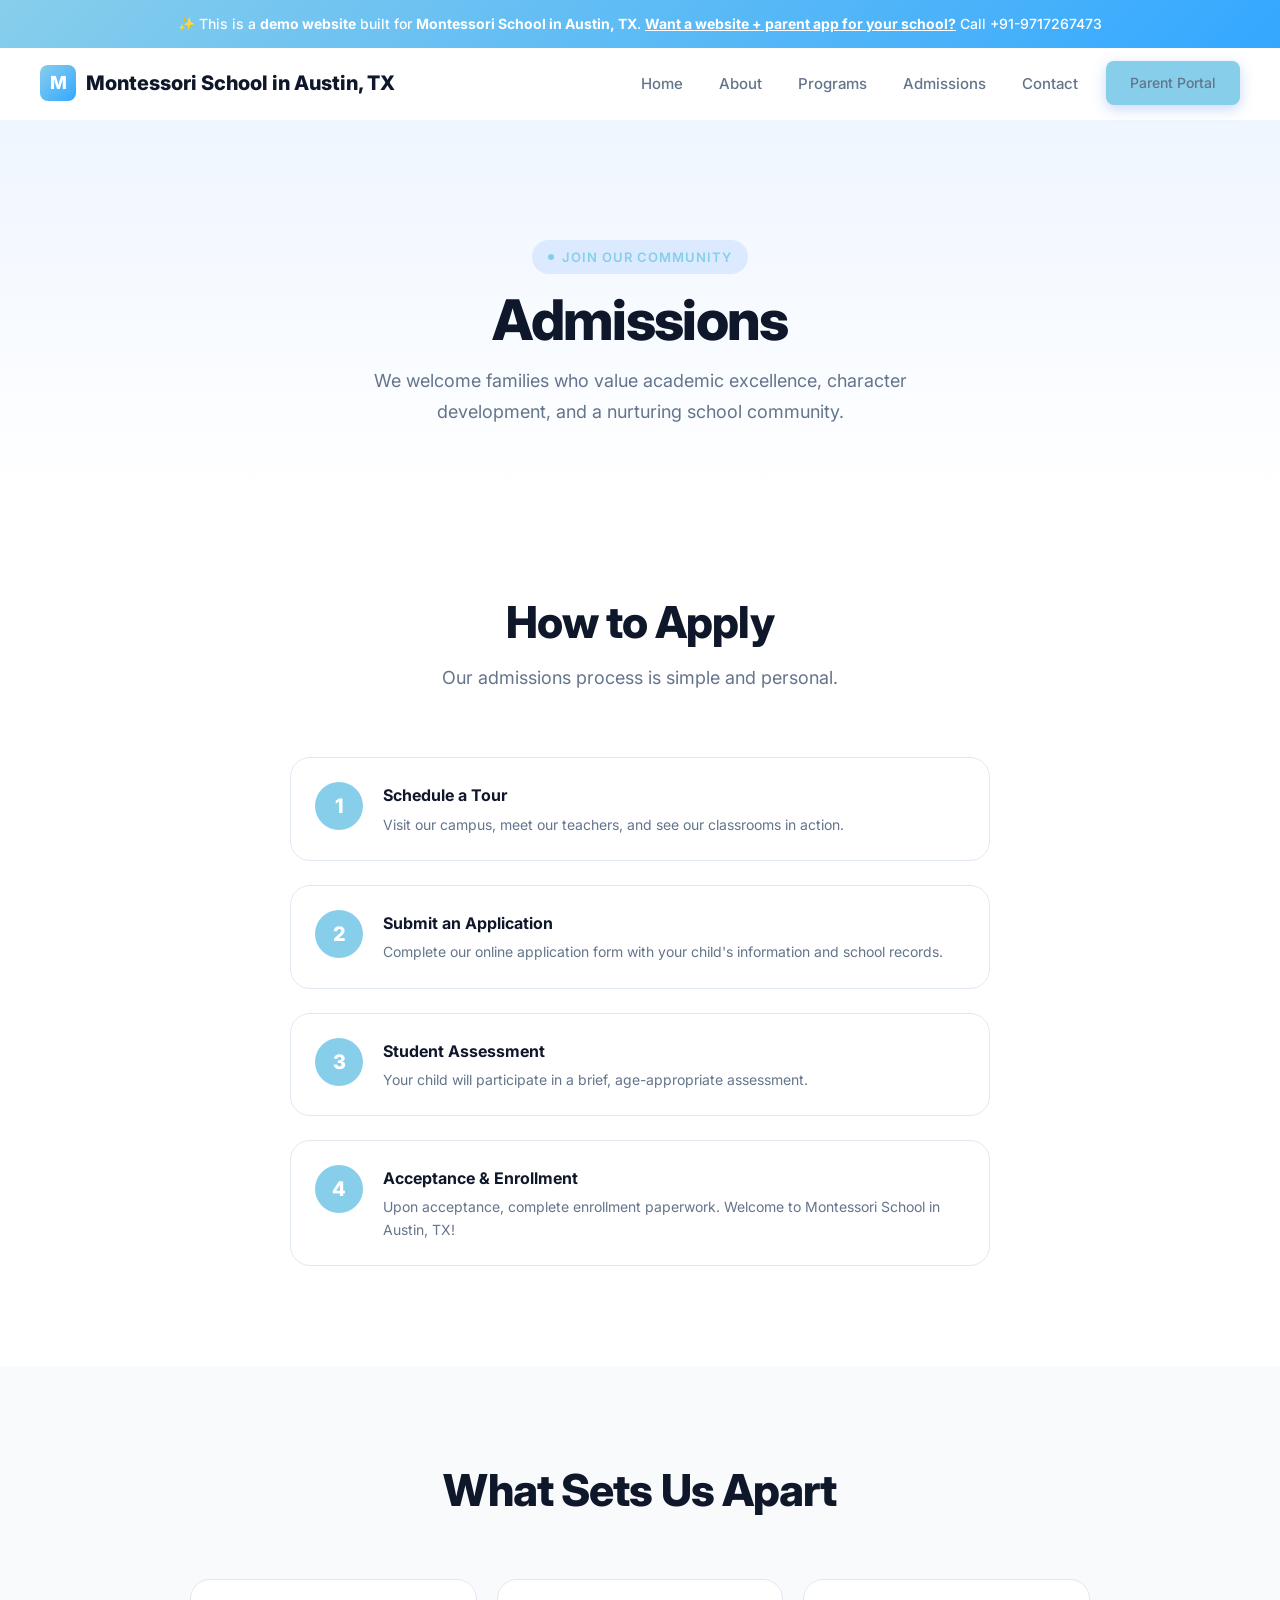
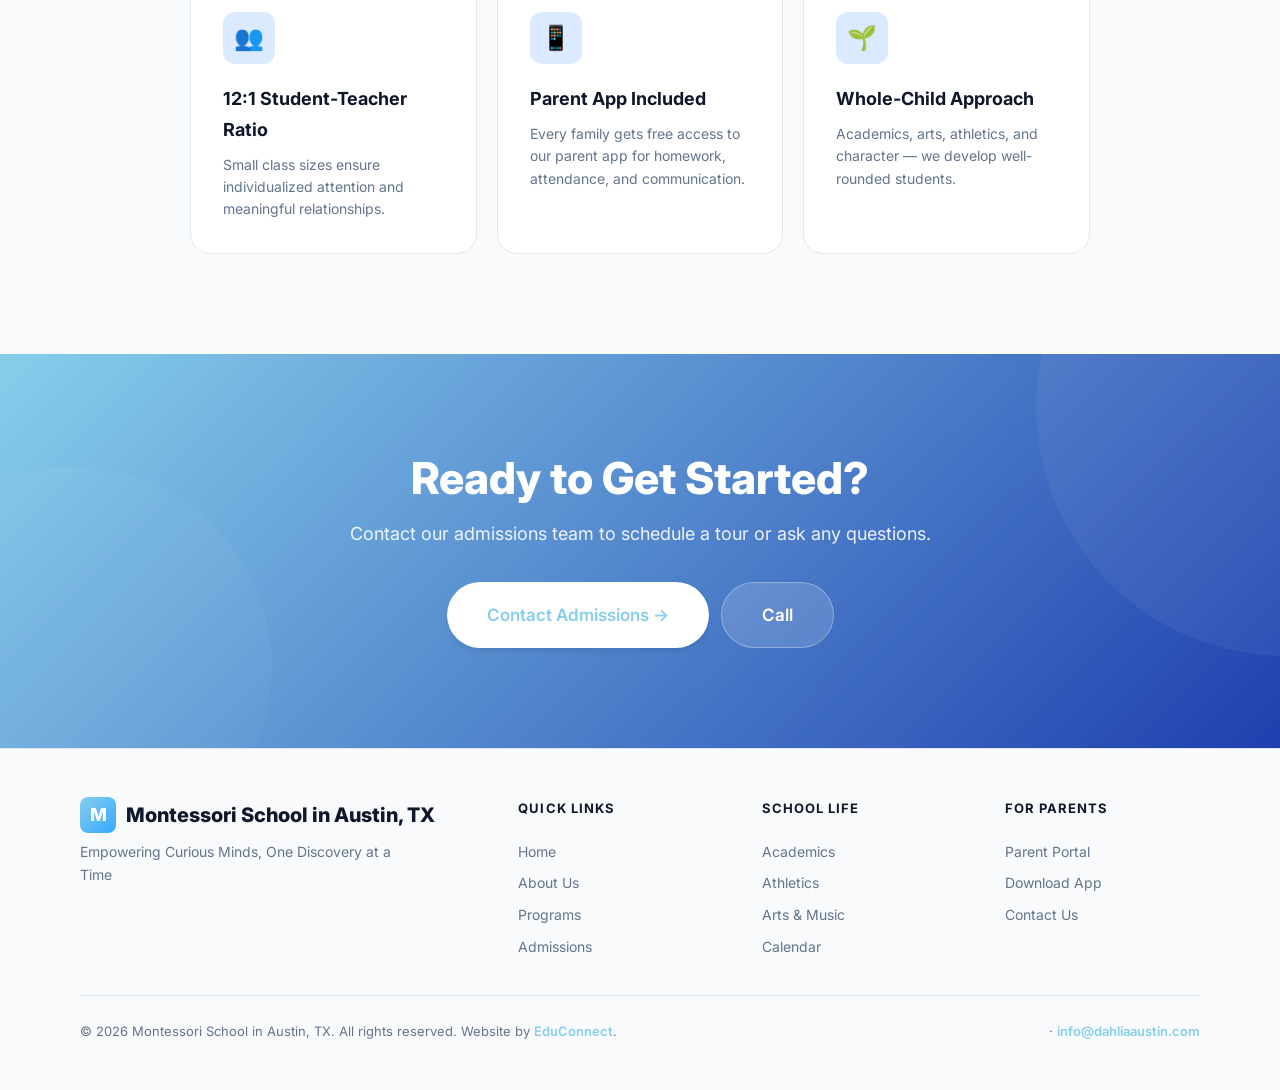
<file: admissions.html>
<!DOCTYPE html><html lang="en"><head>
  <meta charset="UTF-8"><meta name="viewport" content="width=device-width,initial-scale=1.0">
  <title>Admissions — Montessori School in Austin, TX</title>
  <meta name="description" content="Admissions — Montessori School in Austin, TX, a premier school in Austin, TX serving Pre-K – 6th Grade.">
  <meta property="og:title" content="Admissions — Montessori School in Austin, TX"><meta property="og:type" content="website">
  <link rel="preconnect" href="https://fonts.googleapis.com"><link rel="preconnect" href="https://fonts.gstatic.com" crossorigin>
  <link href="https://fonts.googleapis.com/css2?family=Inter:wght@400;500;600;700;800&display=swap" rel="stylesheet">
  <link rel="stylesheet" href="/styles.css"><script src="/main.js" defer></script>
</head><body><div class="demo-banner">
  ✨ This is a <strong>demo website</strong> built for <strong>Montessori School in Austin, TX</strong>.
  <a href="mailto:bhupender@myfirststepschool.com">Want a website + parent app for your school?</a> Call +91-9717267473
</div>
<nav class="navbar">
  <a href="/" class="logo"><span class="logo-icon">M</span>Montessori School in Austin, TX</a>
  <div class="nav-links">
    <a href="/">Home</a>
    <a href="/about.html">About</a>
    <a href="/programs.html">Programs</a>
    <a href="/admissions.html">Admissions</a>
    <a href="/contact.html">Contact</a>
    <a href="/parents.html" class="btn btn-primary" style="padding:10px 24px;font-size:14px">Parent Portal</a>
  </div>
  <button class="hamburger" aria-label="Toggle menu"><span></span><span></span><span></span></button>
</nav><main>
<section class="page-hero"><div class="container">
  <div class="badge animate-on-scroll mb-4">Join Our Community</div>
  <h1 class="heading-xl animate-on-scroll mb-4">Admissions</h1>
  <p class="text-lg text-muted max-w-lg mx-auto animate-on-scroll">We welcome families who value academic excellence, character development, and a nurturing school community.</p>
</div></section>
<section class="section-padding"><div class="container">
  <div class="text-center mb-16">
    <h2 class="heading-lg animate-on-scroll mb-4">How to Apply</h2>
    <p class="text-lg text-muted max-w-lg mx-auto animate-on-scroll">Our admissions process is simple and personal.</p>
  </div>
  <div class="admissions-steps">
    <div class="adm-step animate-on-scroll stagger-1"><div class="adm-step-num">1</div><div><h4>Schedule a Tour</h4><p>Visit our campus, meet our teachers, and see our classrooms in action.</p></div></div>
    <div class="adm-step animate-on-scroll stagger-2"><div class="adm-step-num">2</div><div><h4>Submit an Application</h4><p>Complete our online application form with your child's information and school records.</p></div></div>
    <div class="adm-step animate-on-scroll stagger-3"><div class="adm-step-num">3</div><div><h4>Student Assessment</h4><p>Your child will participate in a brief, age-appropriate assessment.</p></div></div>
    <div class="adm-step animate-on-scroll stagger-4"><div class="adm-step-num">4</div><div><h4>Acceptance &amp; Enrollment</h4><p>Upon acceptance, complete enrollment paperwork. Welcome to Montessori School in Austin, TX!</p></div></div>
  </div>
</div></section>
<section class="features-section section-padding"><div class="container">
  <div class="text-center mb-16"><h2 class="heading-lg animate-on-scroll mb-4">What Sets Us Apart</h2></div>
  <div class="features-grid" style="max-width:900px;margin:0 auto">
    <div class="feature-card animate-on-scroll stagger-1"><div class="feature-icon">👥</div><h3>12:1 Student-Teacher Ratio</h3><p>Small class sizes ensure individualized attention and meaningful relationships.</p></div>
    <div class="feature-card animate-on-scroll stagger-2"><div class="feature-icon">📱</div><h3>Parent App Included</h3><p>Every family gets free access to our parent app for homework, attendance, and communication.</p></div>
    <div class="feature-card animate-on-scroll stagger-3"><div class="feature-icon">🌱</div><h3>Whole-Child Approach</h3><p>Academics, arts, athletics, and character — we develop well-rounded students.</p></div>
  </div>
</div></section>
<section class="cta-section"><div class="container"><div class="cta-content animate-on-scroll">
  <h2>Ready to Get Started?</h2>
  <p>Contact our admissions team to schedule a tour or ask any questions.</p>
  <div class="cta-actions">
    <a href="/contact.html" class="btn btn-white btn-lg">Contact Admissions →</a>
    <a href="tel:" class="btn btn-lg" style="background:rgba(255,255,255,.15);color:white;border:1px solid rgba(255,255,255,.3)">Call </a>
  </div>
</div></div></section>
</main><footer class="footer">
  <div class="container">
    <div class="footer-grid">
      <div class="footer-brand">
        <div class="logo" style="margin-bottom:8px"><span class="logo-icon">M</span>Montessori School in Austin, TX</div>
        <p>Empowering Curious Minds, One Discovery at a Time</p>
        <p style="margin-top:12px;font-size:13px"></p>
      </div>
      <div class="footer-col"><h4>Quick Links</h4><a href="/">Home</a><a href="/about.html">About Us</a><a href="/programs.html">Programs</a><a href="/admissions.html">Admissions</a></div>
      <div class="footer-col"><h4>School Life</h4><a href="/programs.html">Academics</a><a href="/programs.html">Athletics</a><a href="/programs.html">Arts &amp; Music</a><a href="/contact.html">Calendar</a></div>
      <div class="footer-col"><h4>For Parents</h4><a href="/parents.html">Parent Portal</a><a href="/parents.html">Download App</a><a href="/contact.html">Contact Us</a><a href="tel:"></a></div>
    </div>
    <div class="footer-bottom">
      <p>&copy; 2026 Montessori School in Austin, TX. All rights reserved. Website by <a href="mailto:bhupender@myfirststepschool.com">EduConnect</a>.</p>
      <p> &middot; <a href="mailto:info@dahliaaustin.com">info@dahliaaustin.com</a></p>
    </div>
  </div>
</footer></body></html>
</file>
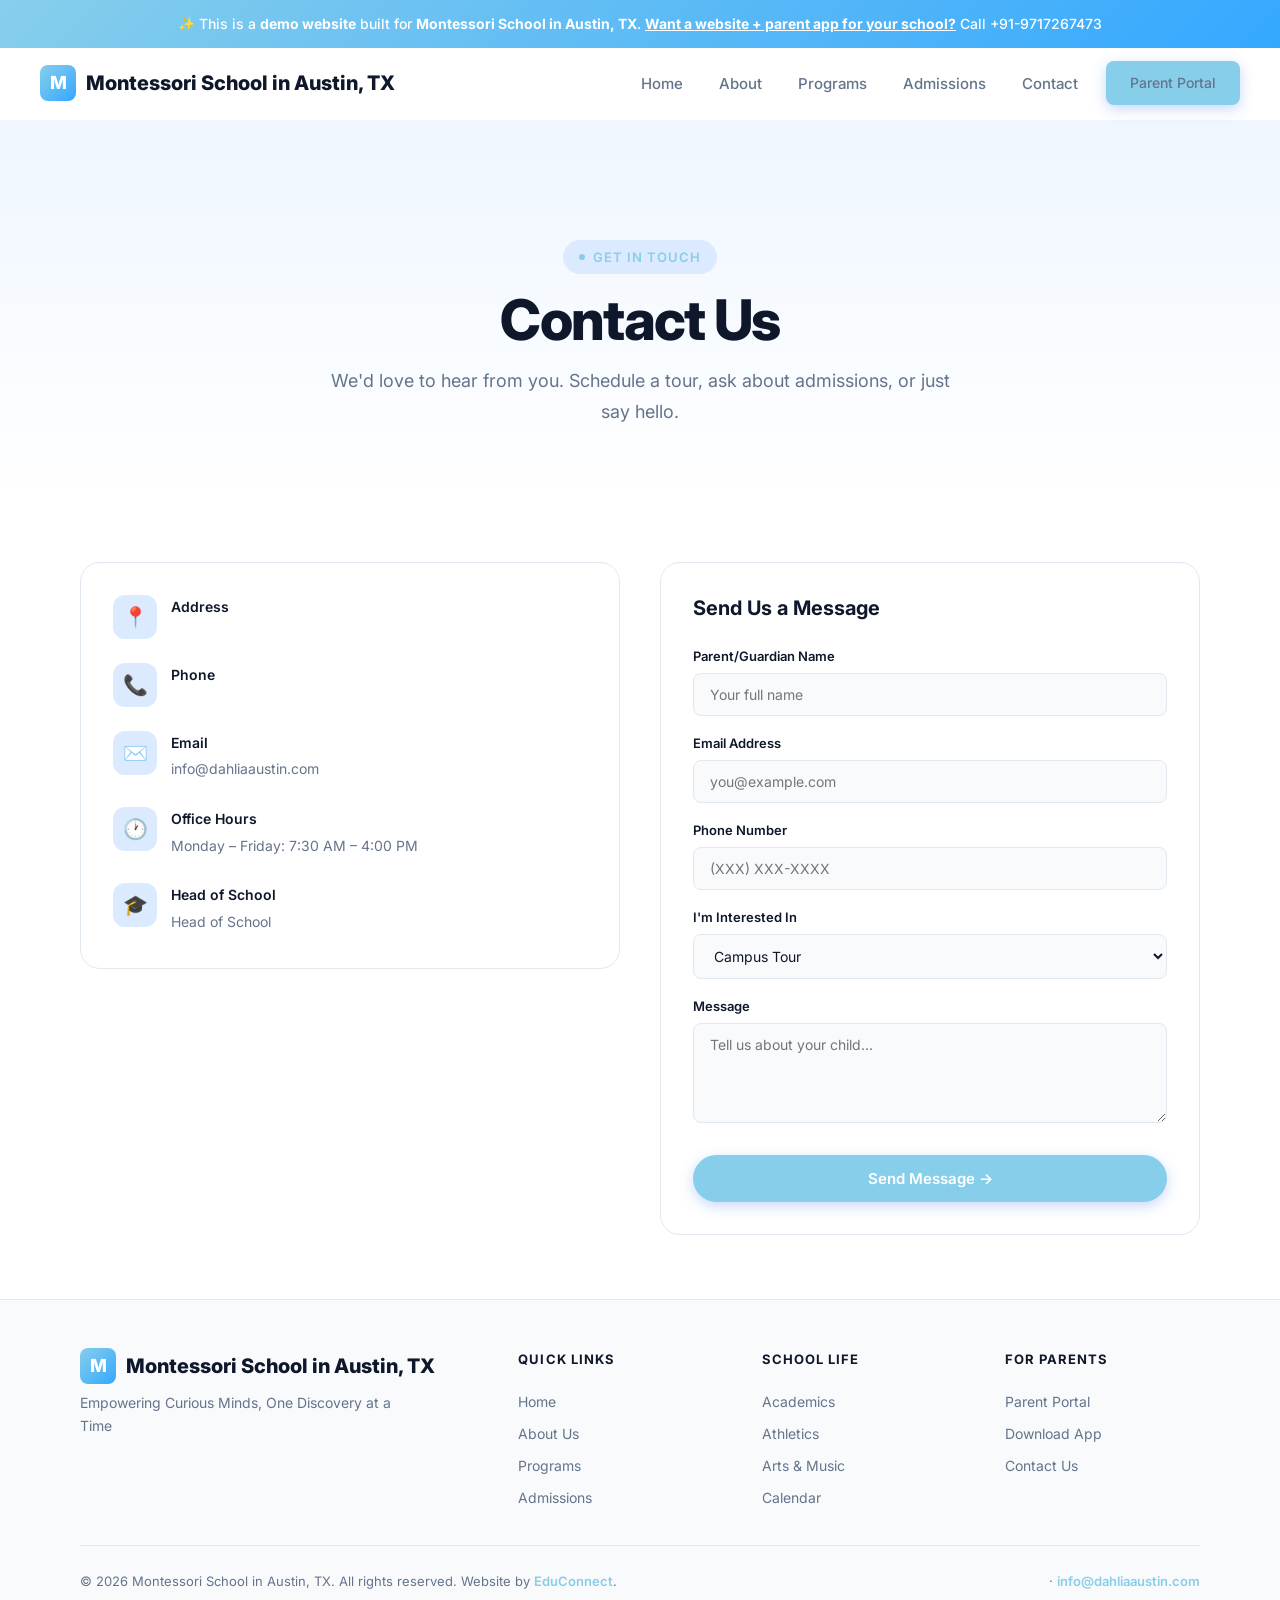
<file: contact.html>
<!DOCTYPE html><html lang="en"><head>
  <meta charset="UTF-8"><meta name="viewport" content="width=device-width,initial-scale=1.0">
  <title>Contact — Montessori School in Austin, TX</title>
  <meta name="description" content="Contact — Montessori School in Austin, TX, a premier school in Austin, TX serving Pre-K – 6th Grade.">
  <meta property="og:title" content="Contact — Montessori School in Austin, TX"><meta property="og:type" content="website">
  <link rel="preconnect" href="https://fonts.googleapis.com"><link rel="preconnect" href="https://fonts.gstatic.com" crossorigin>
  <link href="https://fonts.googleapis.com/css2?family=Inter:wght@400;500;600;700;800&display=swap" rel="stylesheet">
  <link rel="stylesheet" href="/styles.css"><script src="/main.js" defer></script>
</head><body><div class="demo-banner">
  ✨ This is a <strong>demo website</strong> built for <strong>Montessori School in Austin, TX</strong>.
  <a href="mailto:bhupender@myfirststepschool.com">Want a website + parent app for your school?</a> Call +91-9717267473
</div>
<nav class="navbar">
  <a href="/" class="logo"><span class="logo-icon">M</span>Montessori School in Austin, TX</a>
  <div class="nav-links">
    <a href="/">Home</a>
    <a href="/about.html">About</a>
    <a href="/programs.html">Programs</a>
    <a href="/admissions.html">Admissions</a>
    <a href="/contact.html">Contact</a>
    <a href="/parents.html" class="btn btn-primary" style="padding:10px 24px;font-size:14px">Parent Portal</a>
  </div>
  <button class="hamburger" aria-label="Toggle menu"><span></span><span></span><span></span></button>
</nav><main>
<section class="page-hero"><div class="container">
  <div class="badge animate-on-scroll mb-4">Get in Touch</div>
  <h1 class="heading-xl animate-on-scroll mb-4">Contact Us</h1>
  <p class="text-lg text-muted max-w-lg mx-auto animate-on-scroll">We'd love to hear from you. Schedule a tour, ask about admissions, or just say hello.</p>
</div></section>
<section class="content-section"><div class="container" style="max-width:1200px"><div class="contact-grid">
  <div>
    <div class="contact-info-card animate-on-scroll mb-8">
      <div class="contact-item"><div class="contact-icon">📍</div><div><h4>Address</h4><p></p></div></div>
      <div class="contact-item"><div class="contact-icon">📞</div><div><h4>Phone</h4><p></p></div></div>
      <div class="contact-item"><div class="contact-icon">✉️</div><div><h4>Email</h4><p>info@dahliaaustin.com</p></div></div>
      <div class="contact-item"><div class="contact-icon">🕐</div><div><h4>Office Hours</h4><p>Monday – Friday: 7:30 AM – 4:00 PM</p></div></div>
      <div class="contact-item"><div class="contact-icon">🎓</div><div><h4>Head of School</h4><p>Head of School</p></div></div>
    </div>
  </div>
  <div class="contact-form animate-on-scroll">
    <h3 class="heading-sm mb-6">Send Us a Message</h3>
    <form action="mailto:info@dahliaaustin.com" method="POST" enctype="text/plain">
      <div class="form-group"><label class="form-label">Parent/Guardian Name</label><input type="text" class="form-input" placeholder="Your full name" required></div>
      <div class="form-group"><label class="form-label">Email Address</label><input type="email" class="form-input" placeholder="you@example.com" required></div>
      <div class="form-group"><label class="form-label">Phone Number</label><input type="tel" class="form-input" placeholder="(XXX) XXX-XXXX"></div>
      <div class="form-group"><label class="form-label">I'm Interested In</label>
        <select class="form-input"><option>Campus Tour</option><option>Admissions Inquiry</option><option>Transfer Student</option><option>General Question</option></select>
      </div>
      <div class="form-group"><label class="form-label">Message</label><textarea class="form-textarea" placeholder="Tell us about your child..." rows="4" required></textarea></div>
      <button type="submit" class="btn btn-primary" style="width:100%">Send Message →</button>
    </form>
  </div>
</div></div></section>
</main><footer class="footer">
  <div class="container">
    <div class="footer-grid">
      <div class="footer-brand">
        <div class="logo" style="margin-bottom:8px"><span class="logo-icon">M</span>Montessori School in Austin, TX</div>
        <p>Empowering Curious Minds, One Discovery at a Time</p>
        <p style="margin-top:12px;font-size:13px"></p>
      </div>
      <div class="footer-col"><h4>Quick Links</h4><a href="/">Home</a><a href="/about.html">About Us</a><a href="/programs.html">Programs</a><a href="/admissions.html">Admissions</a></div>
      <div class="footer-col"><h4>School Life</h4><a href="/programs.html">Academics</a><a href="/programs.html">Athletics</a><a href="/programs.html">Arts &amp; Music</a><a href="/contact.html">Calendar</a></div>
      <div class="footer-col"><h4>For Parents</h4><a href="/parents.html">Parent Portal</a><a href="/parents.html">Download App</a><a href="/contact.html">Contact Us</a><a href="tel:"></a></div>
    </div>
    <div class="footer-bottom">
      <p>&copy; 2026 Montessori School in Austin, TX. All rights reserved. Website by <a href="mailto:bhupender@myfirststepschool.com">EduConnect</a>.</p>
      <p> &middot; <a href="mailto:info@dahliaaustin.com">info@dahliaaustin.com</a></p>
    </div>
  </div>
</footer></body></html>
</file>
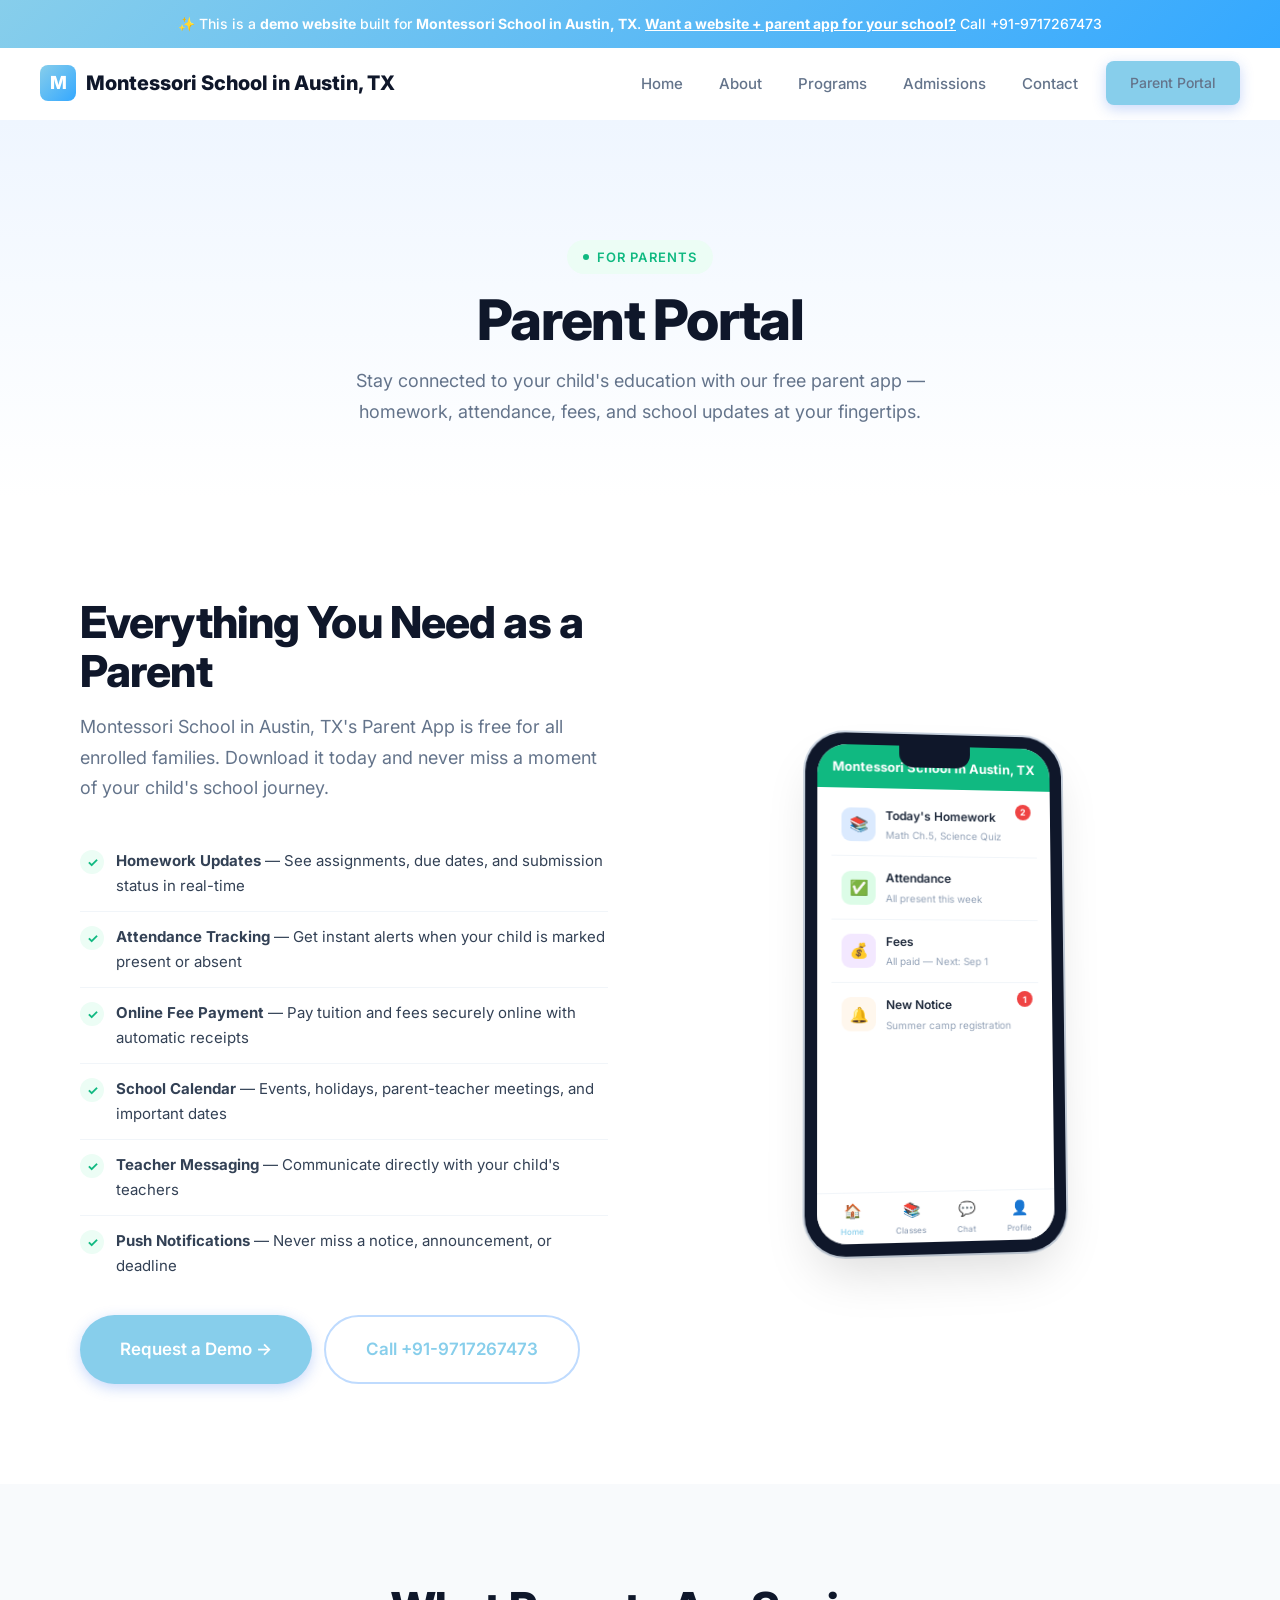
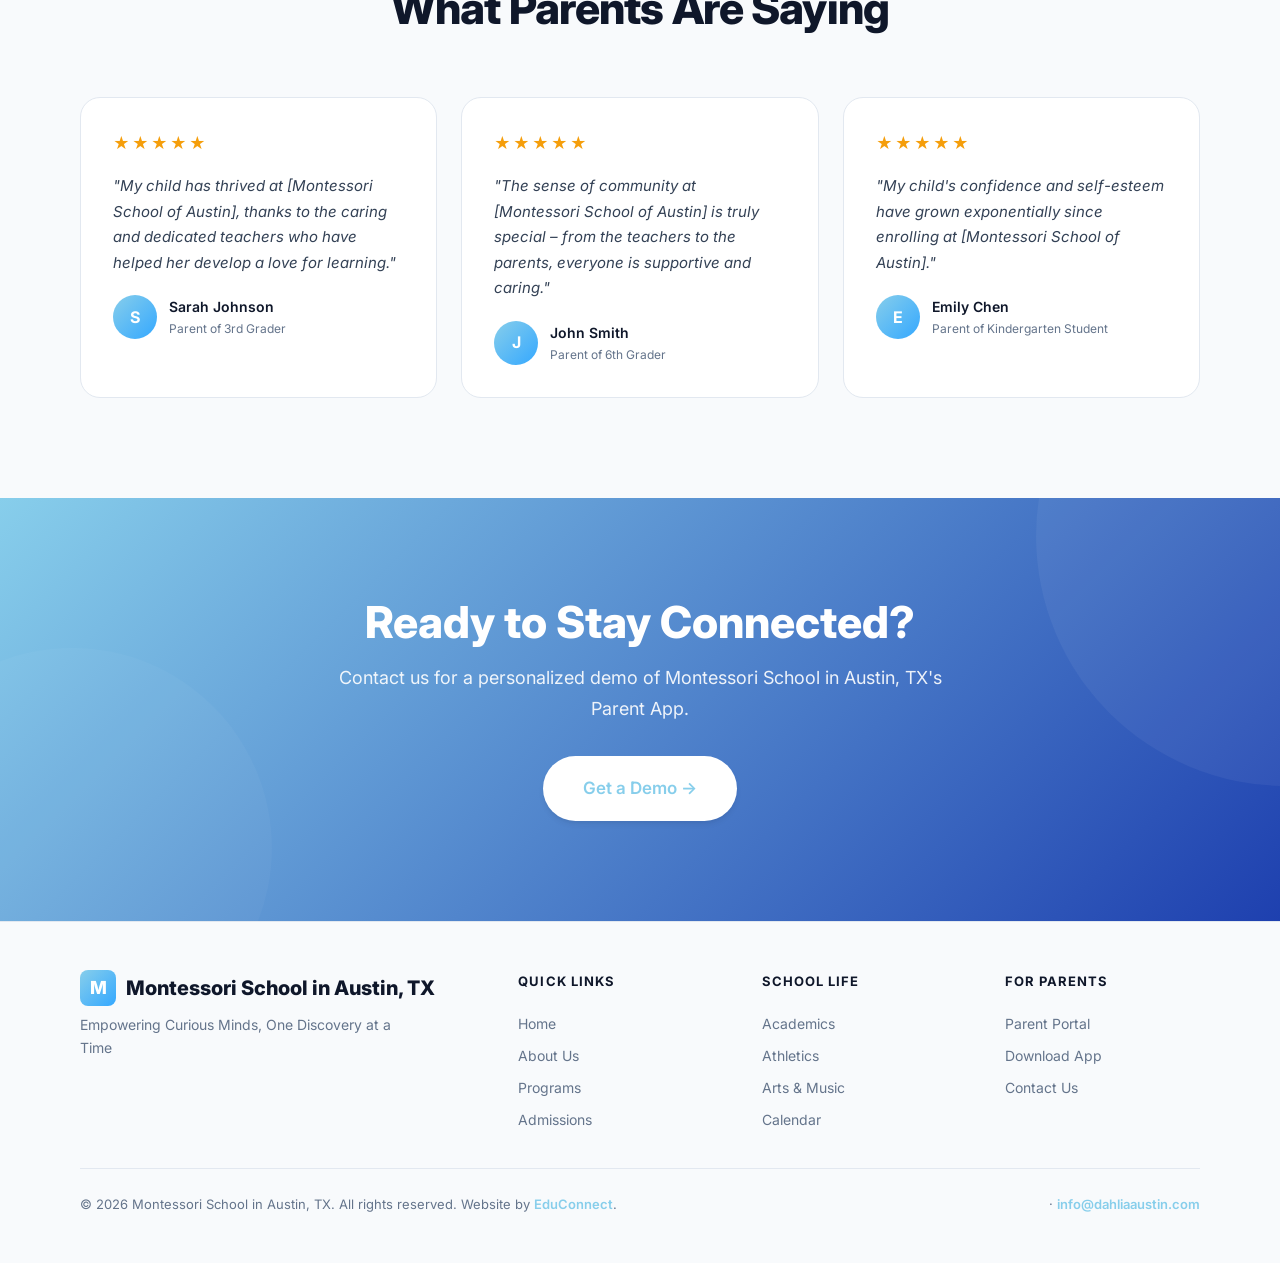
<file: parents.html>
<!DOCTYPE html><html lang="en"><head>
  <meta charset="UTF-8"><meta name="viewport" content="width=device-width,initial-scale=1.0">
  <title>Parent Portal — Montessori School in Austin, TX</title>
  <meta name="description" content="Parent Portal — Montessori School in Austin, TX, a premier school in Austin, TX serving Pre-K – 6th Grade.">
  <meta property="og:title" content="Parent Portal — Montessori School in Austin, TX"><meta property="og:type" content="website">
  <link rel="preconnect" href="https://fonts.googleapis.com"><link rel="preconnect" href="https://fonts.gstatic.com" crossorigin>
  <link href="https://fonts.googleapis.com/css2?family=Inter:wght@400;500;600;700;800&display=swap" rel="stylesheet">
  <link rel="stylesheet" href="/styles.css"><script src="/main.js" defer></script>
</head><body><div class="demo-banner">
  ✨ This is a <strong>demo website</strong> built for <strong>Montessori School in Austin, TX</strong>.
  <a href="mailto:bhupender@myfirststepschool.com">Want a website + parent app for your school?</a> Call +91-9717267473
</div>
<nav class="navbar">
  <a href="/" class="logo"><span class="logo-icon">M</span>Montessori School in Austin, TX</a>
  <div class="nav-links">
    <a href="/">Home</a>
    <a href="/about.html">About</a>
    <a href="/programs.html">Programs</a>
    <a href="/admissions.html">Admissions</a>
    <a href="/contact.html">Contact</a>
    <a href="/parents.html" class="btn btn-primary" style="padding:10px 24px;font-size:14px">Parent Portal</a>
  </div>
  <button class="hamburger" aria-label="Toggle menu"><span></span><span></span><span></span></button>
</nav><main>
<section class="page-hero"><div class="container">
  <div class="badge accent animate-on-scroll mb-4">For Parents</div>
  <h1 class="heading-xl animate-on-scroll mb-4">Parent Portal</h1>
  <p class="text-lg text-muted max-w-lg mx-auto animate-on-scroll">Stay connected to your child's education with our free parent app — homework, attendance, fees, and school updates at your fingertips.</p>
</div></section>
<section class="portal-section section-padding"><div class="container"><div class="portal-grid">
  <div>
    <h2 class="heading-lg animate-on-scroll mb-4">Everything You Need as a Parent</h2>
    <p class="text-lg text-muted animate-on-scroll mb-8">Montessori School in Austin, TX's Parent App is free for all enrolled families. Download it today and never miss a moment of your child's school journey.</p>
    <ul class="portal-features animate-on-scroll">
      <li><span class="pf-icon">✓</span><div><strong>Homework Updates</strong> — See assignments, due dates, and submission status in real-time</div></li>
      <li><span class="pf-icon">✓</span><div><strong>Attendance Tracking</strong> — Get instant alerts when your child is marked present or absent</div></li>
      <li><span class="pf-icon">✓</span><div><strong>Online Fee Payment</strong> — Pay tuition and fees securely online with automatic receipts</div></li>
      <li><span class="pf-icon">✓</span><div><strong>School Calendar</strong> — Events, holidays, parent-teacher meetings, and important dates</div></li>
      <li><span class="pf-icon">✓</span><div><strong>Teacher Messaging</strong> — Communicate directly with your child's teachers</div></li>
      <li><span class="pf-icon">✓</span><div><strong>Push Notifications</strong> — Never miss a notice, announcement, or deadline</div></li>
    </ul>
    <div class="animate-on-scroll" style="display:flex;gap:12px;flex-wrap:wrap;margin-top:24px">
      <a href="mailto:bhupender@myfirststepschool.com?subject=Parent App Demo" class="btn btn-primary btn-lg">Request a Demo →</a>
      <a href="tel:+919717267473" class="btn btn-outline btn-lg">Call +91-9717267473</a>
    </div>
  </div>
  <div class="animate-on-scroll" style="display:flex;justify-content:center">
    <div class="phone-mockup" style="transform:perspective(1000px) rotateY(6deg) rotateX(3deg)"><div class="phone-screen">
      <div class="phone-status-bar" style="background:var(--accent)">Montessori School in Austin, TX</div>
      <div class="phone-screen-content">
        <div class="phone-nav-item"><div class="phone-nav-icon blue">📚</div><div><div class="phone-nav-label">Today's Homework</div><div class="phone-nav-sub">Math Ch.5, Science Quiz</div></div><div class="phone-badge">2</div></div>
        <div class="phone-nav-item"><div class="phone-nav-icon green">✅</div><div><div class="phone-nav-label">Attendance</div><div class="phone-nav-sub">All present this week</div></div></div>
        <div class="phone-nav-item"><div class="phone-nav-icon purple">💰</div><div><div class="phone-nav-label">Fees</div><div class="phone-nav-sub">All paid — Next: Sep 1</div></div></div>
        <div class="phone-nav-item"><div class="phone-nav-icon orange">🔔</div><div><div class="phone-nav-label">New Notice</div><div class="phone-nav-sub">Summer camp registration</div></div><div class="phone-badge">1</div></div>
      </div>
      <div class="phone-bottom-bar">
        <div class="phone-tab active"><div style="font-size:14px">🏠</div>Home</div>
        <div class="phone-tab"><div style="font-size:14px">📚</div>Classes</div>
        <div class="phone-tab"><div style="font-size:14px">💬</div>Chat</div>
        <div class="phone-tab"><div style="font-size:14px">👤</div>Profile</div>
      </div>
    </div></div>
  </div>
</div></div></section>
<section class="testimonials-section section-padding"><div class="container">
  <div class="text-center mb-16"><h2 class="heading-lg animate-on-scroll mb-4">What Parents Are Saying</h2></div>
  <div class="testimonials-grid">
      <div class="testimonial-card animate-on-scroll stagger-1">
        <div class="stars"><span class="star">★</span><span class="star">★</span><span class="star">★</span><span class="star">★</span><span class="star">★</span></div>
        <p class="testimonial-text">"My child has thrived at [Montessori School of Austin], thanks to the caring and dedicated teachers who have helped her develop a love for learning."</p>
        <div class="testimonial-author"><div class="author-avatar">S</div>
        <div class="author-info"><div class="author-name">Sarah Johnson</div><div class="author-role">Parent of 3rd Grader</div></div></div>
      </div>
      <div class="testimonial-card animate-on-scroll stagger-2">
        <div class="stars"><span class="star">★</span><span class="star">★</span><span class="star">★</span><span class="star">★</span><span class="star">★</span></div>
        <p class="testimonial-text">"The sense of community at [Montessori School of Austin] is truly special – from the teachers to the parents, everyone is supportive and caring."</p>
        <div class="testimonial-author"><div class="author-avatar">J</div>
        <div class="author-info"><div class="author-name">John Smith</div><div class="author-role">Parent of 6th Grader</div></div></div>
      </div>
      <div class="testimonial-card animate-on-scroll stagger-3">
        <div class="stars"><span class="star">★</span><span class="star">★</span><span class="star">★</span><span class="star">★</span><span class="star">★</span></div>
        <p class="testimonial-text">"My child's confidence and self-esteem have grown exponentially since enrolling at [Montessori School of Austin]."</p>
        <div class="testimonial-author"><div class="author-avatar">E</div>
        <div class="author-info"><div class="author-name">Emily Chen</div><div class="author-role">Parent of Kindergarten Student</div></div></div>
      </div></div>
</div></section>
<section class="cta-section"><div class="container"><div class="cta-content animate-on-scroll">
  <h2>Ready to Stay Connected?</h2>
  <p>Contact us for a personalized demo of Montessori School in Austin, TX's Parent App.</p>
  <div class="cta-actions"><a href="mailto:bhupender@myfirststepschool.com?subject=Demo Request" class="btn btn-white btn-lg">Get a Demo →</a></div>
</div></div></section>
</main><footer class="footer">
  <div class="container">
    <div class="footer-grid">
      <div class="footer-brand">
        <div class="logo" style="margin-bottom:8px"><span class="logo-icon">M</span>Montessori School in Austin, TX</div>
        <p>Empowering Curious Minds, One Discovery at a Time</p>
        <p style="margin-top:12px;font-size:13px"></p>
      </div>
      <div class="footer-col"><h4>Quick Links</h4><a href="/">Home</a><a href="/about.html">About Us</a><a href="/programs.html">Programs</a><a href="/admissions.html">Admissions</a></div>
      <div class="footer-col"><h4>School Life</h4><a href="/programs.html">Academics</a><a href="/programs.html">Athletics</a><a href="/programs.html">Arts &amp; Music</a><a href="/contact.html">Calendar</a></div>
      <div class="footer-col"><h4>For Parents</h4><a href="/parents.html">Parent Portal</a><a href="/parents.html">Download App</a><a href="/contact.html">Contact Us</a><a href="tel:"></a></div>
    </div>
    <div class="footer-bottom">
      <p>&copy; 2026 Montessori School in Austin, TX. All rights reserved. Website by <a href="mailto:bhupender@myfirststepschool.com">EduConnect</a>.</p>
      <p> &middot; <a href="mailto:info@dahliaaustin.com">info@dahliaaustin.com</a></p>
    </div>
  </div>
</footer></body></html>
</file>
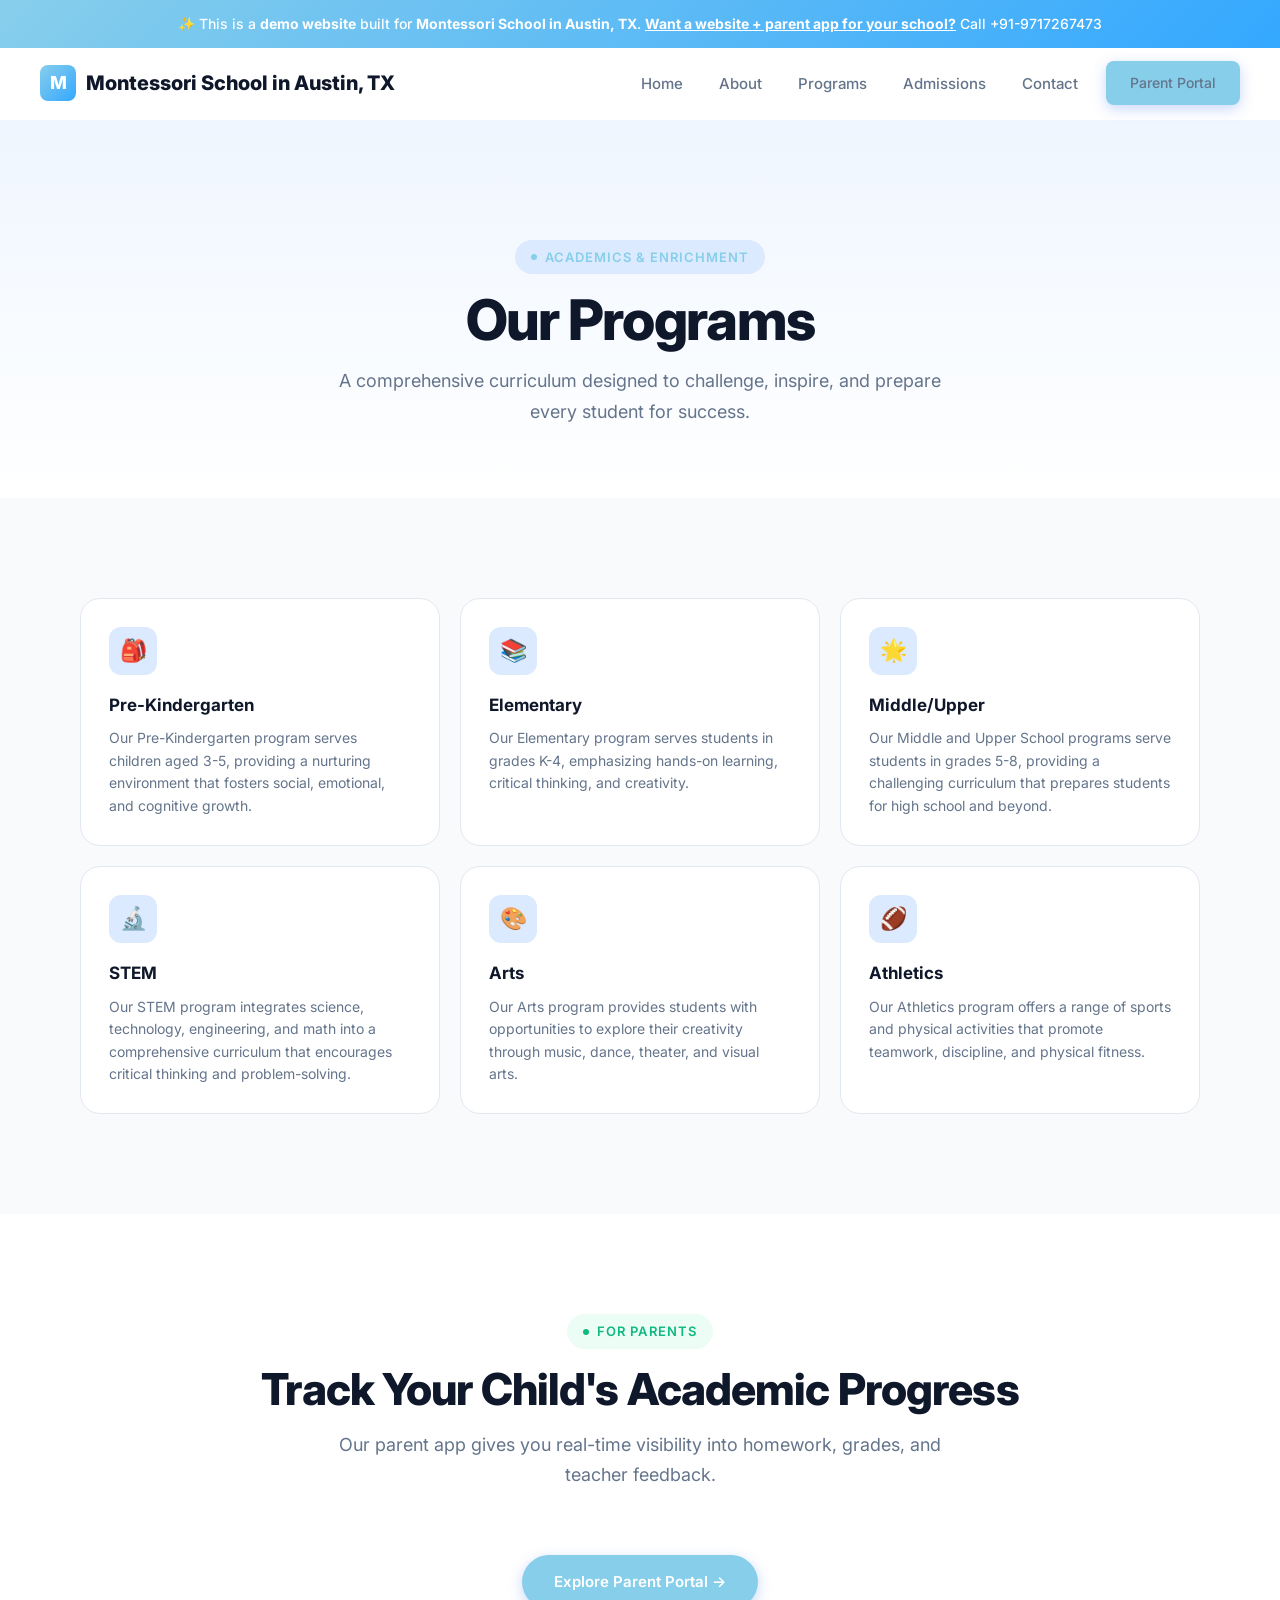
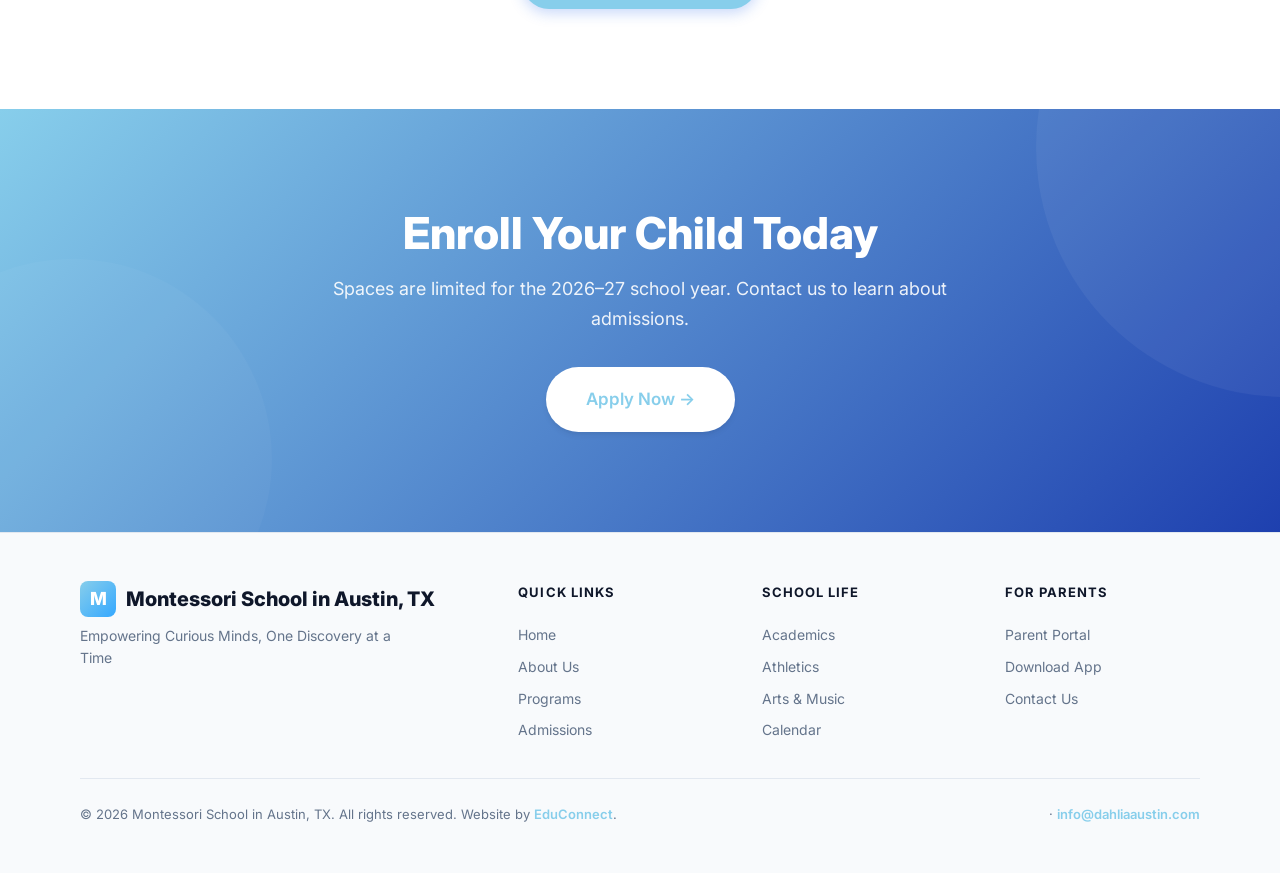
<file: programs.html>
<!DOCTYPE html><html lang="en"><head>
  <meta charset="UTF-8"><meta name="viewport" content="width=device-width,initial-scale=1.0">
  <title>Programs — Montessori School in Austin, TX</title>
  <meta name="description" content="Programs — Montessori School in Austin, TX, a premier school in Austin, TX serving Pre-K – 6th Grade.">
  <meta property="og:title" content="Programs — Montessori School in Austin, TX"><meta property="og:type" content="website">
  <link rel="preconnect" href="https://fonts.googleapis.com"><link rel="preconnect" href="https://fonts.gstatic.com" crossorigin>
  <link href="https://fonts.googleapis.com/css2?family=Inter:wght@400;500;600;700;800&display=swap" rel="stylesheet">
  <link rel="stylesheet" href="/styles.css"><script src="/main.js" defer></script>
</head><body><div class="demo-banner">
  ✨ This is a <strong>demo website</strong> built for <strong>Montessori School in Austin, TX</strong>.
  <a href="mailto:bhupender@myfirststepschool.com">Want a website + parent app for your school?</a> Call +91-9717267473
</div>
<nav class="navbar">
  <a href="/" class="logo"><span class="logo-icon">M</span>Montessori School in Austin, TX</a>
  <div class="nav-links">
    <a href="/">Home</a>
    <a href="/about.html">About</a>
    <a href="/programs.html">Programs</a>
    <a href="/admissions.html">Admissions</a>
    <a href="/contact.html">Contact</a>
    <a href="/parents.html" class="btn btn-primary" style="padding:10px 24px;font-size:14px">Parent Portal</a>
  </div>
  <button class="hamburger" aria-label="Toggle menu"><span></span><span></span><span></span></button>
</nav><main>
<section class="page-hero"><div class="container">
  <div class="badge animate-on-scroll mb-4">Academics &amp; Enrichment</div>
  <h1 class="heading-xl animate-on-scroll mb-4">Our Programs</h1>
  <p class="text-lg text-muted max-w-lg mx-auto animate-on-scroll">A comprehensive curriculum designed to challenge, inspire, and prepare every student for success.</p>
</div></section>
<section class="section-padding" style="background:var(--bg-alt)"><div class="container">
  <div class="programs-grid">
      <div class="program-card animate-on-scroll stagger-1">
        <div class="program-icon">🎒</div><h3>Pre-Kindergarten</h3><p>Our Pre-Kindergarten program serves children aged 3-5, providing a nurturing environment that fosters social, emotional, and cognitive growth.</p>
      </div>
      <div class="program-card animate-on-scroll stagger-2">
        <div class="program-icon">📚</div><h3>Elementary</h3><p>Our Elementary program serves students in grades K-4, emphasizing hands-on learning, critical thinking, and creativity.</p>
      </div>
      <div class="program-card animate-on-scroll stagger-3">
        <div class="program-icon">🌟</div><h3>Middle/Upper</h3><p>Our Middle and Upper School programs serve students in grades 5-8, providing a challenging curriculum that prepares students for high school and beyond.</p>
      </div>
      <div class="program-card animate-on-scroll stagger-4">
        <div class="program-icon">🔬</div><h3>STEM</h3><p>Our STEM program integrates science, technology, engineering, and math into a comprehensive curriculum that encourages critical thinking and problem-solving.</p>
      </div>
      <div class="program-card animate-on-scroll stagger-5">
        <div class="program-icon">🎨</div><h3>Arts</h3><p>Our Arts program provides students with opportunities to explore their creativity through music, dance, theater, and visual arts.</p>
      </div>
      <div class="program-card animate-on-scroll stagger-6">
        <div class="program-icon">🏈</div><h3>Athletics</h3><p>Our Athletics program offers a range of sports and physical activities that promote teamwork, discipline, and physical fitness.</p>
      </div></div>
</div></section>
<section class="portal-section section-padding"><div class="container">
  <div class="text-center mb-16">
    <div class="badge accent animate-on-scroll mb-4">For Parents</div>
    <h2 class="heading-lg animate-on-scroll mb-4">Track Your Child's Academic Progress</h2>
    <p class="text-lg text-muted max-w-lg mx-auto animate-on-scroll">Our parent app gives you real-time visibility into homework, grades, and teacher feedback.</p>
  </div>
  <div class="text-center animate-on-scroll"><a href="/parents.html" class="btn btn-primary">Explore Parent Portal →</a></div>
</div></section>
<section class="cta-section"><div class="container"><div class="cta-content animate-on-scroll">
  <h2>Enroll Your Child Today</h2>
  <p>Spaces are limited for the 2026–27 school year. Contact us to learn about admissions.</p>
  <div class="cta-actions"><a href="/admissions.html" class="btn btn-white btn-lg">Apply Now →</a></div>
</div></div></section>
</main><footer class="footer">
  <div class="container">
    <div class="footer-grid">
      <div class="footer-brand">
        <div class="logo" style="margin-bottom:8px"><span class="logo-icon">M</span>Montessori School in Austin, TX</div>
        <p>Empowering Curious Minds, One Discovery at a Time</p>
        <p style="margin-top:12px;font-size:13px"></p>
      </div>
      <div class="footer-col"><h4>Quick Links</h4><a href="/">Home</a><a href="/about.html">About Us</a><a href="/programs.html">Programs</a><a href="/admissions.html">Admissions</a></div>
      <div class="footer-col"><h4>School Life</h4><a href="/programs.html">Academics</a><a href="/programs.html">Athletics</a><a href="/programs.html">Arts &amp; Music</a><a href="/contact.html">Calendar</a></div>
      <div class="footer-col"><h4>For Parents</h4><a href="/parents.html">Parent Portal</a><a href="/parents.html">Download App</a><a href="/contact.html">Contact Us</a><a href="tel:"></a></div>
    </div>
    <div class="footer-bottom">
      <p>&copy; 2026 Montessori School in Austin, TX. All rights reserved. Website by <a href="mailto:bhupender@myfirststepschool.com">EduConnect</a>.</p>
      <p> &middot; <a href="mailto:info@dahliaaustin.com">info@dahliaaustin.com</a></p>
    </div>
  </div>
</footer></body></html>
</file>
<file: styles.css>
/* ===== DESIGN SYSTEM — LIGHT PROFESSIONAL ===== */
:root{
  --primary:#87CEEB;--primary-50:#eff6ff;--primary-100:#dbeafe;--primary-200:#bfdbfe;
  --primary-500:#87CEEB;--primary-600:#1d4ed8;--primary-700:#1e40af;
  --secondary:#34A8FF;--accent:#10b981;--accent-50:#ecfdf5;
  --white:#fff;--gray-50:#f8fafc;--gray-100:#f1f5f9;--gray-200:#e2e8f0;--gray-300:#cbd5e1;
  --gray-400:#94a3b8;--gray-500:#64748b;--gray-600:#475569;--gray-700:#334155;
  --gray-800:#1e293b;--gray-900:#0f172a;
  --bg:var(--white);--bg-alt:var(--gray-50);--text:var(--gray-700);
  --text-heading:var(--gray-900);--text-muted:var(--gray-500);--border:var(--gray-200);
  --shadow-sm:0 1px 3px rgba(0,0,0,.06),0 1px 2px rgba(0,0,0,.04);
  --shadow-md:0 4px 6px -1px rgba(0,0,0,.07),0 2px 4px -2px rgba(0,0,0,.05);
  --shadow-lg:0 10px 15px -3px rgba(0,0,0,.08),0 4px 6px -4px rgba(0,0,0,.04);
  --shadow-xl:0 20px 25px -5px rgba(0,0,0,.08),0 8px 10px -6px rgba(0,0,0,.04);
  --shadow-2xl:0 25px 50px -12px rgba(0,0,0,.15);
  --shadow-primary:0 4px 14px rgba(37,99,235,.25);
  --radius-sm:8px;--radius-md:12px;--radius-lg:16px;--radius-xl:20px;--radius-2xl:24px;--radius-full:9999px;
  --font:'Inter',-apple-system,BlinkMacSystemFont,'Segoe UI',sans-serif;
}
*,*::before,*::after{margin:0;padding:0;box-sizing:border-box}
html{scroll-behavior:smooth;-webkit-font-smoothing:antialiased}
body{font-family:var(--font);background:var(--bg);color:var(--text);line-height:1.7;overflow-x:hidden;font-size:16px}
a{color:inherit;text-decoration:none}img{max-width:100%;display:block}button{font-family:inherit;cursor:pointer}
.container{max-width:1200px;margin:0 auto;padding:0 24px}
@media(min-width:768px){.container{padding:0 40px}}
.section-padding{padding:80px 0}
@media(min-width:768px){.section-padding{padding:100px 0}}
.badge{display:inline-flex;align-items:center;gap:8px;padding:6px 16px;font-size:13px;font-weight:600;text-transform:uppercase;letter-spacing:.08em;border-radius:var(--radius-full);background:var(--primary-100);color:var(--primary)}
.badge::before{content:'';width:6px;height:6px;border-radius:50%;background:var(--primary);animation:pulse 2s infinite}
.badge.accent{background:var(--accent-50);color:var(--accent)}.badge.accent::before{background:var(--accent)}
.heading-xl{font-size:clamp(32px,5vw,56px);font-weight:800;line-height:1.08;letter-spacing:-.03em;color:var(--text-heading)}
.heading-lg{font-size:clamp(28px,4vw,44px);font-weight:800;line-height:1.12;letter-spacing:-.02em;color:var(--text-heading)}
.heading-md{font-size:clamp(22px,3vw,32px);font-weight:700;line-height:1.2;color:var(--text-heading)}
.heading-sm{font-size:20px;font-weight:700;line-height:1.3;color:var(--text-heading)}
.text-lg{font-size:18px;line-height:1.7;color:var(--text)}
.text-base{font-size:16px;line-height:1.7;color:var(--text)}
.text-sm{font-size:14px;line-height:1.6;color:var(--text-muted)}
.text-center{text-align:center}.text-muted{color:var(--text-muted)}
.gradient-text{background:linear-gradient(135deg,var(--primary),var(--secondary));-webkit-background-clip:text;-webkit-text-fill-color:transparent;background-clip:text}
.max-w-lg{max-width:640px}.mx-auto{margin-left:auto;margin-right:auto}
.mb-4{margin-bottom:16px}.mb-6{margin-bottom:24px}.mb-8{margin-bottom:32px}
.mb-12{margin-bottom:48px}.mb-16{margin-bottom:64px}
.btn{display:inline-flex;align-items:center;justify-content:center;gap:8px;padding:14px 32px;font-size:15px;font-weight:600;border-radius:var(--radius-full);border:none;cursor:pointer;transition:all .25s cubic-bezier(.4,0,.2,1);text-decoration:none;white-space:nowrap}
.btn-primary{background:var(--primary);color:var(--white);box-shadow:var(--shadow-primary)}
.btn-primary:hover{background:var(--primary-600);transform:translateY(-2px);box-shadow:0 8px 24px rgba(37,99,235,.3)}
.btn-lg{padding:18px 40px;font-size:17px}
.btn-outline{background:transparent;color:var(--primary);border:2px solid var(--primary-200)}
.btn-outline:hover{background:var(--primary-50);border-color:var(--primary);transform:translateY(-2px)}
.btn-white{background:var(--white);color:var(--primary);box-shadow:var(--shadow-md)}
.btn-white:hover{transform:translateY(-2px);box-shadow:var(--shadow-lg)}
.demo-banner{background:linear-gradient(135deg,var(--primary),var(--secondary));color:var(--white);text-align:center;padding:12px 24px;font-size:14px;font-weight:500;position:relative;z-index:200}
.demo-banner strong{font-weight:700}.demo-banner a{color:var(--white);text-decoration:underline;font-weight:700}
.navbar{position:sticky;top:0;z-index:100;display:flex;justify-content:space-between;align-items:center;padding:0 24px;height:72px;background:rgba(255,255,255,.92);backdrop-filter:blur(20px) saturate(180%);border-bottom:1px solid transparent;transition:all .3s ease}
@media(min-width:768px){.navbar{padding:0 40px}}
.navbar.scrolled{border-bottom-color:var(--border);box-shadow:var(--shadow-sm)}
.logo{display:flex;align-items:center;gap:10px;font-size:18px;font-weight:800;color:var(--text-heading)}
@media(min-width:768px){.logo{font-size:20px}}
.logo-icon{width:36px;height:36px;border-radius:var(--radius-sm);background:linear-gradient(135deg,var(--primary),var(--secondary));display:flex;align-items:center;justify-content:center;color:white;font-size:18px;font-weight:800}
.nav-links{display:flex;gap:4px;align-items:center}
.nav-links a{padding:8px 16px;font-size:15px;font-weight:500;color:var(--text-muted);border-radius:var(--radius-sm);transition:all .2s ease}
.nav-links a:hover{color:var(--text-heading);background:var(--gray-50)}
.nav-links .btn{margin-left:8px}
.hamburger{display:none;background:none;border:none;padding:8px;min-height:44px;min-width:44px;flex-direction:column;justify-content:center;align-items:center}
.hamburger span{display:block;width:22px;height:2px;background:var(--gray-700);margin:3px 0;transition:all .3s ease;border-radius:2px}
.hamburger.active span:nth-child(1){transform:rotate(45deg) translate(4px,4px)}
.hamburger.active span:nth-child(2){opacity:0}
.hamburger.active span:nth-child(3){transform:rotate(-45deg) translate(4px,-4px)}
@media(max-width:768px){.hamburger{display:flex}.nav-links{display:none;position:fixed;top:72px;left:0;right:0;bottom:0;background:var(--white);flex-direction:column;align-items:center;justify-content:center;gap:16px;z-index:200}.nav-links.open{display:flex}.nav-links a{font-size:18px;padding:12px 24px}}
.hero{position:relative;overflow:hidden;background:linear-gradient(180deg,var(--primary-50) 0%,var(--white) 100%)}
.hero-inner{display:grid;grid-template-columns:1fr;gap:48px;align-items:center;padding:60px 0 80px}
@media(min-width:1024px){.hero-inner{grid-template-columns:1fr 1fr;gap:64px;padding:80px 0 100px}}
.hero-content{max-width:560px}
@media(max-width:1023px){.hero-content{text-align:center;margin:0 auto}}
.hero-actions{display:flex;gap:12px;flex-wrap:wrap}
@media(max-width:1023px){.hero-actions{justify-content:center}}
.hero-visual{display:flex;justify-content:center;align-items:center;position:relative}
.school-illustration{position:relative;width:100%;max-width:480px;aspect-ratio:4/3;border-radius:var(--radius-2xl);overflow:hidden;background:linear-gradient(135deg,var(--primary-100),var(--primary-50));border:1px solid var(--primary-200);box-shadow:var(--shadow-xl)}
.school-illustration-inner{width:100%;height:100%;display:flex;flex-direction:column;align-items:center;justify-content:center;gap:16px;padding:32px}
.school-building{font-size:80px;line-height:1}
.school-illustration h3{font-size:18px;font-weight:700;color:var(--primary-700);text-align:center}
.school-illustration p{font-size:13px;color:var(--primary-600);text-align:center;font-weight:500}
.hero-info-cards{display:flex;gap:12px;flex-wrap:wrap;margin-top:20px}
@media(max-width:1023px){.hero-info-cards{justify-content:center}}
.info-chip{display:flex;align-items:center;gap:6px;padding:8px 16px;background:var(--white);border:1px solid var(--border);border-radius:var(--radius-full);font-size:13px;font-weight:500;color:var(--gray-600);box-shadow:var(--shadow-sm)}
.info-chip .ic-icon{font-size:16px}
.float-card{position:absolute;background:var(--white);border-radius:var(--radius-lg);box-shadow:var(--shadow-xl);padding:14px 18px;display:flex;align-items:center;gap:10px;font-size:13px;font-weight:600;color:var(--gray-800);animation:float-gentle 4s ease-in-out infinite;z-index:5;white-space:nowrap}
.float-card.card-1{top:10%;right:-20px;animation-delay:0s}
.float-card.card-2{bottom:20%;left:-30px;animation-delay:1.5s}
.float-card.card-3{top:55%;right:-30px;animation-delay:3s}
.float-card .fc-icon{width:32px;height:32px;border-radius:8px;display:flex;align-items:center;justify-content:center;font-size:15px}
.float-card .fc-icon.green{background:#dcfce7;color:#16a34a}
.float-card .fc-icon.blue{background:var(--primary-100);color:var(--primary)}
.float-card .fc-icon.purple{background:#f3e8ff;color:#9333ea}
.welcome-section{background:var(--white)}
.welcome-grid{display:grid;grid-template-columns:1fr;gap:40px;align-items:center}
@media(min-width:768px){.welcome-grid{grid-template-columns:auto 1fr;gap:48px}}
.principal-card{display:flex;flex-direction:column;align-items:center;text-align:center;gap:16px}
.principal-avatar{width:120px;height:120px;border-radius:50%;background:linear-gradient(135deg,var(--primary),var(--secondary));display:flex;align-items:center;justify-content:center;font-size:48px;color:white;box-shadow:var(--shadow-lg)}
.principal-name{font-size:16px;font-weight:700;color:var(--text-heading)}
.principal-title{font-size:13px;color:var(--text-muted)}
.welcome-text blockquote{font-size:18px;font-style:italic;color:var(--text);line-height:1.8;border-left:4px solid var(--primary);padding-left:24px;margin-bottom:20px}
.welcome-text p{font-size:15px;color:var(--text-muted);line-height:1.7}
.features-section{background:var(--bg-alt)}
.features-grid{display:grid;grid-template-columns:1fr;gap:20px}
@media(min-width:640px){.features-grid{grid-template-columns:repeat(2,1fr)}}
@media(min-width:1024px){.features-grid{grid-template-columns:repeat(3,1fr)}}
.feature-card{position:relative;padding:32px;border-radius:var(--radius-xl);background:var(--white);border:1px solid var(--border);transition:all .3s ease;overflow:hidden}
.feature-card:hover{transform:translateY(-4px);box-shadow:var(--shadow-lg);border-color:var(--primary-200)}
.feature-icon{width:52px;height:52px;border-radius:var(--radius-md);background:var(--primary-100);display:flex;align-items:center;justify-content:center;margin-bottom:20px;font-size:24px;transition:transform .3s ease}
.feature-card:hover .feature-icon{transform:scale(1.1)}
.feature-card h3{font-size:18px;font-weight:700;color:var(--text-heading);margin-bottom:8px}
.feature-card p{font-size:14px;color:var(--text-muted);line-height:1.6}
.programs-section{background:var(--white)}
.programs-grid{display:grid;grid-template-columns:1fr;gap:20px}
@media(min-width:640px){.programs-grid{grid-template-columns:repeat(2,1fr)}}
@media(min-width:1024px){.programs-grid{grid-template-columns:repeat(3,1fr)}}
.program-card{padding:28px;border-radius:var(--radius-xl);background:var(--white);border:1px solid var(--border);transition:all .3s ease;position:relative;overflow:hidden}
.program-card::before{content:'';position:absolute;top:0;left:0;right:0;height:3px;background:linear-gradient(90deg,var(--primary),var(--secondary));transform:scaleX(0);transform-origin:left;transition:transform .3s ease}
.program-card:hover{transform:translateY(-4px);box-shadow:var(--shadow-lg);border-color:var(--primary-200)}
.program-card:hover::before{transform:scaleX(1)}
.program-icon{width:48px;height:48px;border-radius:var(--radius-md);background:var(--primary-100);display:flex;align-items:center;justify-content:center;margin-bottom:16px;font-size:22px}
.program-card h3{font-size:17px;font-weight:700;color:var(--text-heading);margin-bottom:8px}
.program-card p{font-size:14px;color:var(--text-muted);line-height:1.6}
.stats-section{background:linear-gradient(135deg,var(--primary),var(--primary-700));color:var(--white);padding:64px 0}
.stats-grid{display:grid;grid-template-columns:repeat(2,1fr);gap:32px;text-align:center}
@media(min-width:768px){.stats-grid{grid-template-columns:repeat(4,1fr)}}
.stat-value{font-size:clamp(32px,4vw,48px);font-weight:800;line-height:1}
.stat-label{font-size:14px;opacity:.8;margin-top:8px;font-weight:500}
.events-section{background:var(--bg-alt)}
.events-grid{display:grid;grid-template-columns:1fr;gap:16px;max-width:800px;margin:0 auto}
@media(min-width:640px){.events-grid{grid-template-columns:repeat(2,1fr)}}
.event-card{display:flex;gap:16px;padding:24px;border-radius:var(--radius-xl);background:var(--white);border:1px solid var(--border);transition:all .3s ease}
.event-card:hover{box-shadow:var(--shadow-md);border-color:var(--primary-200)}
.event-date{min-width:56px;text-align:center;padding:8px;border-radius:var(--radius-md);background:var(--primary-100)}
.event-date .month{font-size:11px;font-weight:700;text-transform:uppercase;color:var(--primary);letter-spacing:.05em}
.event-date .day{font-size:24px;font-weight:800;color:var(--primary-700);line-height:1.2}
.event-info h4{font-size:15px;font-weight:700;color:var(--text-heading);margin-bottom:4px}
.event-info p{font-size:13px;color:var(--text-muted);line-height:1.5}
.portal-section{background:var(--white)}
.portal-grid{display:grid;grid-template-columns:1fr;gap:48px;align-items:center}
@media(min-width:1024px){.portal-grid{grid-template-columns:1fr 1fr;gap:64px}}
.phone-mockup{position:relative;width:260px;height:520px;background:var(--gray-900);border-radius:40px;padding:12px;box-shadow:var(--shadow-2xl),0 0 0 2px var(--gray-300);margin:0 auto;transform:perspective(1000px) rotateY(-6deg) rotateX(3deg)}
.phone-mockup::before{content:'';position:absolute;top:12px;left:50%;transform:translateX(-50%);width:72px;height:22px;background:var(--gray-900);border-radius:0 0 14px 14px;z-index:10}
.phone-screen{width:100%;height:100%;background:var(--white);border-radius:30px;overflow:hidden;position:relative}
.phone-screen-content{padding:50px 14px 14px;font-size:12px;color:var(--gray-700)}
.phone-status-bar{position:absolute;top:0;left:0;right:0;height:44px;background:var(--primary);display:flex;align-items:center;justify-content:center;color:white;font-weight:700;font-size:13px;border-radius:18px 18px 0 0}
.phone-nav-item{display:flex;align-items:center;gap:10px;padding:12px 10px;border-bottom:1px solid var(--gray-100);position:relative}
.phone-nav-item:last-child{border-bottom:none}
.phone-nav-icon{width:34px;height:34px;border-radius:9px;display:flex;align-items:center;justify-content:center;font-size:15px;flex-shrink:0}
.phone-nav-icon.blue{background:var(--primary-100);color:var(--primary)}
.phone-nav-icon.green{background:#dcfce7;color:#16a34a}
.phone-nav-icon.purple{background:#f3e8ff;color:#9333ea}
.phone-nav-icon.orange{background:#fff7ed;color:#ea580c}
.phone-nav-label{font-weight:600;font-size:12px;color:var(--gray-800)}
.phone-nav-sub{font-size:10px;color:var(--gray-400);margin-top:1px}
.phone-badge{position:absolute;top:8px;right:6px;min-width:16px;height:16px;border-radius:8px;background:#ef4444;color:white;font-size:9px;font-weight:700;display:flex;align-items:center;justify-content:center;padding:0 4px}
.phone-bottom-bar{position:absolute;bottom:0;left:0;right:0;height:50px;background:var(--white);border-top:1px solid var(--gray-100);display:flex;align-items:center;justify-content:space-around;padding:0 8px;border-radius:0 0 18px 18px}
.phone-tab{display:flex;flex-direction:column;align-items:center;gap:2px;font-size:8px;color:var(--gray-400);font-weight:500}
.phone-tab.active{color:var(--primary)}
.portal-features{list-style:none;padding:0}
.portal-features li{display:flex;align-items:flex-start;gap:12px;padding:12px 0;border-bottom:1px solid var(--gray-100);font-size:15px;color:var(--text)}
.portal-features li:last-child{border-bottom:none}
.portal-features .pf-icon{width:24px;height:24px;border-radius:50%;background:var(--accent-50);color:var(--accent);display:flex;align-items:center;justify-content:center;flex-shrink:0;margin-top:2px;font-size:13px;font-weight:700}
.testimonials-section{background:var(--bg-alt)}
.testimonials-grid{display:grid;grid-template-columns:1fr;gap:24px}
@media(min-width:768px){.testimonials-grid{grid-template-columns:repeat(3,1fr)}}
.testimonial-card{padding:32px;border-radius:var(--radius-xl);background:var(--white);border:1px solid var(--border);transition:all .3s ease}
.testimonial-card:hover{box-shadow:var(--shadow-lg);transform:translateY(-4px)}
.stars{display:flex;gap:2px;margin-bottom:16px}.star{color:#f59e0b;font-size:16px}
.testimonial-text{font-size:15px;color:var(--text);line-height:1.7;margin-bottom:20px;font-style:italic}
.testimonial-author{display:flex;align-items:center;gap:12px}
.author-avatar{width:44px;height:44px;border-radius:50%;background:linear-gradient(135deg,var(--primary),var(--secondary));display:flex;align-items:center;justify-content:center;font-weight:700;color:var(--white);font-size:16px;flex-shrink:0}
.author-info .author-name{font-weight:600;font-size:14px;color:var(--text-heading)}
.author-info .author-role{font-size:12px;color:var(--text-muted)}
.cta-section{background:linear-gradient(135deg,var(--primary),var(--primary-700));color:var(--white);text-align:center;position:relative;overflow:hidden;padding:80px 0}
@media(min-width:768px){.cta-section{padding:100px 0}}
.cta-section::before{content:'';position:absolute;top:-50%;right:-20%;width:500px;height:500px;border-radius:50%;background:rgba(255,255,255,.05)}
.cta-section::after{content:'';position:absolute;bottom:-30%;left:-10%;width:400px;height:400px;border-radius:50%;background:rgba(255,255,255,.03)}
.cta-content{position:relative;z-index:1;max-width:640px;margin:0 auto}
.cta-content h2{font-size:clamp(28px,4vw,44px);font-weight:800;margin-bottom:16px;line-height:1.12}
.cta-content p{font-size:18px;opacity:.9;margin-bottom:32px;line-height:1.7}
.cta-actions{display:flex;gap:12px;justify-content:center;flex-wrap:wrap}
.page-hero{padding:100px 0 60px;background:linear-gradient(180deg,var(--primary-50) 0%,var(--white) 100%);text-align:center;position:relative}
@media(min-width:768px){.page-hero{padding:120px 0 70px}}
.content-section{padding:64px 0}.content-section .container{max-width:800px}
.content-section p{font-size:16px;color:var(--text);line-height:1.9;margin-bottom:24px}
.content-section p:last-child{margin-bottom:0}
.contact-grid{display:grid;grid-template-columns:1fr;gap:32px}
@media(min-width:768px){.contact-grid{grid-template-columns:1fr 1fr;gap:40px}}
.contact-info-card{padding:32px;border-radius:var(--radius-xl);background:var(--white);border:1px solid var(--border)}
.contact-item{display:flex;align-items:flex-start;gap:14px;margin-bottom:24px}
.contact-item:last-child{margin-bottom:0}
.contact-icon{width:44px;height:44px;border-radius:var(--radius-md);background:var(--primary-100);display:flex;align-items:center;justify-content:center;flex-shrink:0;font-size:20px}
.contact-item h4{font-weight:600;color:var(--text-heading);margin-bottom:2px;font-size:14px}
.contact-item p{color:var(--text-muted);font-size:14px}
.contact-form{background:var(--white);border-radius:var(--radius-xl);border:1px solid var(--border);padding:32px}
.form-group{margin-bottom:16px}.form-group:last-of-type{margin-bottom:24px}
.form-label{display:block;font-size:13px;font-weight:600;color:var(--text-heading);margin-bottom:6px}
.form-input,.form-textarea{width:100%;padding:12px 16px;border:1px solid var(--border);border-radius:var(--radius-sm);font-family:var(--font);font-size:14px;color:var(--text-heading);background:var(--gray-50);transition:all .2s ease;outline:none}
.form-input:focus,.form-textarea:focus{border-color:var(--primary);box-shadow:0 0 0 3px var(--primary-100);background:var(--white)}
.form-textarea{resize:vertical;min-height:100px}
.admissions-steps{display:grid;grid-template-columns:1fr;gap:24px;max-width:700px;margin:0 auto}
.adm-step{display:flex;gap:20px;padding:24px;background:var(--white);border-radius:var(--radius-xl);border:1px solid var(--border)}
.adm-step-num{width:48px;height:48px;border-radius:50%;background:var(--primary);color:var(--white);display:flex;align-items:center;justify-content:center;font-weight:800;font-size:20px;flex-shrink:0}
.adm-step h4{font-weight:700;color:var(--text-heading);margin-bottom:4px}
.adm-step p{font-size:14px;color:var(--text-muted);line-height:1.6}
.footer{padding:48px 0;border-top:1px solid var(--border);background:var(--gray-50)}
.footer-grid{display:grid;grid-template-columns:1fr;gap:32px}
@media(min-width:768px){.footer-grid{grid-template-columns:2fr 1fr 1fr 1fr;gap:48px}}
.footer-brand p{font-size:14px;color:var(--text-muted);margin-top:8px;line-height:1.6;max-width:320px}
.footer-col h4{font-size:13px;font-weight:700;text-transform:uppercase;letter-spacing:.08em;color:var(--text-heading);margin-bottom:16px}
.footer-col a{display:block;font-size:14px;color:var(--text-muted);padding:4px 0;transition:color .2s ease}
.footer-col a:hover{color:var(--primary)}
.footer-bottom{border-top:1px solid var(--border);margin-top:32px;padding-top:24px;display:flex;justify-content:space-between;align-items:center;flex-wrap:wrap;gap:16px}
.footer-bottom p{font-size:13px;color:var(--text-muted)}
.footer-bottom a{color:var(--primary);font-weight:600}
@keyframes pulse{0%,100%{opacity:1;transform:scale(1)}50%{opacity:.5;transform:scale(1.3)}}
@keyframes float-gentle{0%,100%{transform:translateY(0)}50%{transform:translateY(-12px)}}
.animate-on-scroll{opacity:0;transform:translateY(24px);transition:opacity .6s ease,transform .6s ease}
.animate-on-scroll.visible{opacity:1;transform:translateY(0)}
.stagger-1{transition-delay:.1s}.stagger-2{transition-delay:.2s}.stagger-3{transition-delay:.3s}
.stagger-4{transition-delay:.4s}.stagger-5{transition-delay:.5s}.stagger-6{transition-delay:.6s}
@media(prefers-reduced-motion:reduce){*,*::before,*::after{animation-duration:.01ms!important;transition-duration:.01ms!important}.animate-on-scroll{opacity:1;transform:none}.float-card{animation:none}}
</file>
<file: app/styles.css>
/* ==================== RESET & BASE ==================== */
*,*::before,*::after{box-sizing:border-box;margin:0;padding:0}
body{font-family:'Inter',system-ui,-apple-system,sans-serif;background:#f8fafc;color:#1e293b;-webkit-font-smoothing:antialiased}
a{color:inherit;text-decoration:none}

/* ==================== DEMO BANNER ==================== */
.demo-banner{background:#1e293b;color:#fff;padding:10px 20px;text-align:center;font-size:13px;position:sticky;top:0;z-index:100}
.banner-inner{max-width:900px;margin:0 auto;display:flex;align-items:center;justify-content:center;gap:16px;flex-wrap:wrap}
.banner-cta{background:#fff;color:#1e293b;padding:6px 16px;border-radius:20px;font-weight:600;font-size:12px;transition:transform .2s}
.banner-cta:hover{transform:scale(1.05)}

/* ==================== HERO SECTION ==================== */
.hero-section{padding:60px 20px 50px;text-align:center;color:#fff}
.hero-content{max-width:600px;margin:0 auto}
.hero-logo{width:64px;height:64px;border-radius:16px;display:inline-flex;align-items:center;justify-content:center;font-size:28px;font-weight:800;color:#fff;margin-bottom:16px}
.hero-section h1{font-size:28px;font-weight:800;margin-bottom:8px}
.hero-tagline{font-size:16px;opacity:.9;margin-bottom:6px}
.hero-desc{font-size:14px;opacity:.7;margin-bottom:20px}
.hero-badges{display:flex;gap:10px;justify-content:center;flex-wrap:wrap}
.hero-badge{background:rgba(255,255,255,.15);backdrop-filter:blur(8px);padding:6px 14px;border-radius:20px;font-size:13px;font-weight:500}

/* ==================== PHONES SECTION ==================== */
.phones-section{padding:40px 20px 60px;max-width:1100px;margin:0 auto}
.phones-header{text-align:center;margin-bottom:40px}
.phones-header h2{font-size:28px;font-weight:800;margin-bottom:8px}
.phones-header p{color:#64748b;font-size:15px}

.phones-container{display:flex;align-items:flex-start;justify-content:center;gap:24px;flex-wrap:wrap}
.phone-wrapper{display:flex;flex-direction:column;align-items:center;gap:12px}

/* Phone Labels */
.phone-label{font-size:15px;font-weight:700;padding:6px 18px;border-radius:20px;display:inline-flex;align-items:center;gap:6px}
.teacher-label{background:#EEF2FF;color:#6366F1}
.parent-label{background:#DCFCE7;color:#16A34A}

/* ==================== PHONE FRAME ==================== */
.phone-frame{width:320px;height:680px;background:#000;border-radius:40px;padding:8px;box-shadow:0 25px 50px rgba(0,0,0,.15),0 0 0 2px #333,inset 0 0 0 2px #1a1a1a;position:relative;overflow:hidden}
.phone-notch{position:absolute;top:8px;left:50%;transform:translateX(-50%);width:120px;height:28px;background:#000;border-radius:0 0 16px 16px;z-index:10}
.phone-screen{background:#f8fafc;border-radius:32px;height:100%;overflow:hidden;display:flex;flex-direction:column;position:relative}

/* Status Bar */
.status-bar{display:flex;justify-content:space-between;align-items:center;padding:14px 24px 4px;font-size:12px;font-weight:600;position:relative;z-index:5}
.status-icons{display:flex;gap:4px;font-size:11px}

/* ==================== APP SCREENS ==================== */
.app-screen{display:none;flex-direction:column;flex:1;overflow:hidden}
.app-screen.active{display:flex}

/* Screen Hero */
.screen-hero{color:#fff;padding:28px 18px 18px;position:relative}
.screen-hero.compact{padding:28px 18px 14px}
.app-name-bar{font-size:11px;font-weight:700;text-transform:uppercase;letter-spacing:1.5px;opacity:.8;margin-bottom:8px}
.screen-title{font-size:20px;font-weight:800}
.screen-subtitle{font-size:13px;opacity:.7;margin-top:2px}

.hero-greeting{font-size:14px;opacity:.8;margin-bottom:10px}
.hero-student{display:flex;align-items:center;gap:10px;margin-bottom:12px}
.student-avatar{width:40px;height:40px;border-radius:50%;background:rgba(255,255,255,.2);display:flex;align-items:center;justify-content:center;font-size:18px;font-weight:700}
.student-name{font-size:16px;font-weight:700}
.student-class{font-size:12px;opacity:.7}
.hero-chips{display:flex;gap:8px}
.glass-chip{background:rgba(255,255,255,.15);backdrop-filter:blur(8px);padding:5px 12px;border-radius:14px;font-size:12px;font-weight:500;display:flex;align-items:center;gap:5px}

/* Screen Body */
.screen-body{flex:1;overflow-y:auto;padding:16px 14px;-webkit-overflow-scrolling:touch}
.section-label{font-size:13px;font-weight:700;color:#64748b;text-transform:uppercase;letter-spacing:.5px;margin-bottom:10px}

/* ==================== TAB BAR ==================== */
.tab-bar{display:flex;background:#fff;border-top:1px solid #e2e8f0;padding:6px 4px 18px;gap:2px}
.tab{flex:1;display:flex;flex-direction:column;align-items:center;gap:2px;background:none;border:none;color:#94a3b8;font-size:10px;font-weight:500;padding:4px 0;cursor:pointer;transition:color .2s}
.tab.active{color:#6366F1}
.tab svg{width:18px;height:18px}

/* ==================== CARD LIST ==================== */
.card-list{display:flex;flex-direction:column;gap:8px}
.card-item{background:#fff;border-radius:12px;padding:12px;box-shadow:0 1px 3px rgba(0,0,0,.06);display:flex;align-items:center;gap:10px;transition:transform .15s}
.card-item:active{transform:scale(.98)}
.card-icon{width:36px;height:36px;border-radius:10px;display:flex;align-items:center;justify-content:center;font-size:16px;flex-shrink:0}
.card-content{flex:1;min-width:0}
.card-title{font-size:13px;font-weight:600;white-space:nowrap;overflow:hidden;text-overflow:ellipsis}
.card-sub{font-size:11px;color:#94a3b8}
.card-badge{font-size:10px;font-weight:600;padding:3px 8px;border-radius:8px;flex-shrink:0}

/* ==================== TEACHER: QUICK ACTIONS ==================== */
.quick-actions{display:grid;grid-template-columns:1fr 1fr;gap:8px}
.action-card{background:#fff;border-radius:12px;padding:14px 10px;display:flex;flex-direction:column;align-items:center;gap:8px;box-shadow:0 1px 3px rgba(0,0,0,.06);cursor:pointer;transition:transform .15s,box-shadow .15s}
.action-card:active{transform:scale(.96)}
.action-icon{width:36px;height:36px;border-radius:10px;display:flex;align-items:center;justify-content:center;font-size:16px;font-weight:700}
.action-card span{font-size:12px;font-weight:600;color:#334155}

/* ==================== TEACHER: STATS ROW ==================== */
.stats-row{display:grid;grid-template-columns:1fr 1fr 1fr;gap:8px}
.stat-card{background:#fff;border-radius:12px;padding:12px 8px;text-align:center;box-shadow:0 1px 3px rgba(0,0,0,.06)}
.stat-num{font-size:22px;font-weight:800}
.stat-lbl{font-size:10px;color:#94a3b8;font-weight:500;margin-top:2px}

/* ==================== TEACHER: CLASS SELECTOR ==================== */
.class-selector{display:flex;gap:6px;flex-wrap:wrap;margin-bottom:12px}
.class-chip{padding:6px 14px;border-radius:16px;font-size:12px;font-weight:600;background:#f1f5f9;color:#64748b;cursor:pointer;transition:all .2s}
.class-chip.active{background:#6366F1;color:#fff}

/* ==================== TEACHER: ATTENDANCE TOOLBAR ==================== */
.attendance-toolbar{display:flex;gap:8px;margin-bottom:12px}
.att-btn{flex:1;padding:8px;border:none;border-radius:10px;font-size:12px;font-weight:600;cursor:pointer;transition:opacity .2s}
.present-btn{background:#DCFCE7;color:#16A34A}
.absent-btn{background:#FEE2E2;color:#DC2626}

/* ==================== TEACHER: ATTENDANCE STUDENT ROW ==================== */
.attendance-row{display:flex;align-items:center;gap:10px;background:#fff;border-radius:12px;padding:10px 12px;margin-bottom:6px;box-shadow:0 1px 3px rgba(0,0,0,.06)}
.att-student-info{flex:1;min-width:0}
.att-student-name{font-size:13px;font-weight:600}
.att-student-roll{font-size:11px;color:#94a3b8}
.att-toggle{display:flex;gap:4px}
.att-toggle-btn{width:28px;height:28px;border:2px solid #e2e8f0;border-radius:8px;display:flex;align-items:center;justify-content:center;font-size:11px;font-weight:700;background:#fff;cursor:pointer;transition:all .2s}
.att-toggle-btn.sel-present{background:#DCFCE7;border-color:#16A34A;color:#16A34A}
.att-toggle-btn.sel-absent{background:#FEE2E2;border-color:#DC2626;color:#DC2626}
.att-toggle-btn.sel-late{background:#FEF3C7;border-color:#D97706;color:#D97706}

/* ==================== TEACHER: FORM ELEMENTS ==================== */
.form-area{display:flex;flex-direction:column;gap:12px}
.form-group{display:flex;flex-direction:column;gap:4px}
.form-label{font-size:11px;font-weight:600;color:#64748b;text-transform:uppercase;letter-spacing:.5px}
.form-select,.form-input-demo{background:#fff;border:1.5px solid #e2e8f0;border-radius:10px;padding:10px 12px;font-size:13px;color:#334155}
.form-textarea-demo{background:#fff;border:1.5px solid #e2e8f0;border-radius:10px;padding:10px 12px;font-size:12px;color:#334155;min-height:60px;line-height:1.5}
.submit-btn{border:none;color:#fff;padding:12px;border-radius:12px;font-size:14px;font-weight:700;cursor:pointer;transition:opacity .2s}
.submit-btn:active{opacity:.8}

/* Tab Pills */
.tab-pills{display:flex;gap:4px;background:#f1f5f9;border-radius:10px;padding:3px;margin-bottom:12px}
.pill{flex:1;text-align:center;padding:7px;border-radius:8px;font-size:12px;font-weight:600;color:#64748b;cursor:pointer;transition:all .2s}
.pill.active{background:#fff;color:#334155;box-shadow:0 1px 3px rgba(0,0,0,.1)}

/* ==================== TEACHER: SEARCH BAR ==================== */
.search-bar{display:flex;align-items:center;gap:8px;background:#fff;border:1.5px solid #e2e8f0;border-radius:12px;padding:10px 14px;margin-bottom:12px}
.search-text{font-size:13px;color:#94a3b8}

/* ==================== SYNC ARROW ==================== */
.sync-arrow{display:flex;flex-direction:column;align-items:center;gap:6px;padding:0 8px;align-self:center;margin-top:100px}
.sync-line{width:2px;height:40px;background:linear-gradient(180deg,transparent,#6366F1,transparent)}
.sync-badge{background:#EEF2FF;color:#6366F1;padding:6px 14px;border-radius:16px;font-size:12px;font-weight:700;white-space:nowrap;animation:syncPulse 2s ease-in-out infinite}
@keyframes syncPulse{0%,100%{opacity:.7;transform:scale(.97)}50%{opacity:1;transform:scale(1)}}

/* ==================== PARENT: ATTENDANCE RING ==================== */
.attendance-ring-area{display:flex;justify-content:center;margin:16px 0}
.ring-container{position:relative;width:120px;height:120px}
.progress-ring{width:100%;height:100%;transform:rotate(-90deg)}
.ring-bg{fill:none;stroke:#e2e8f0;stroke-width:8}
.ring-progress{fill:none;stroke-width:8;stroke-linecap:round;transition:stroke-dashoffset .8s ease}
.ring-label{position:absolute;top:50%;left:50%;transform:translate(-50%,-50%);font-size:24px;font-weight:800}
.attendance-stats{display:flex;justify-content:center;gap:24px;margin:16px 0}
.att-stat{text-align:center}
.att-num{font-size:20px;font-weight:800}
.att-label{font-size:11px;color:#94a3b8;font-weight:500}
.att-stat.present .att-num{color:#16A34A}
.att-stat.absent .att-num{color:#DC2626}
.att-stat.other .att-num{color:#6366F1}

/* ==================== PARENT: FEE SUMMARY ==================== */
.fee-summary{background:#fff;border-radius:16px;padding:20px;margin-bottom:16px;box-shadow:0 2px 8px rgba(0,0,0,.06);text-align:center}
.fee-amount{font-size:28px;font-weight:800;color:#1e293b}
.fee-label{font-size:12px;color:#94a3b8;margin-top:4px}
.fee-chips{display:flex;justify-content:center;gap:12px;margin-top:12px}
.fee-chip{display:flex;align-items:center;gap:6px;padding:6px 12px;border-radius:12px;font-size:12px;font-weight:600}
.fee-chip.paid{background:#DCFCE7;color:#16A34A}
.fee-chip.pending{background:#FEE2E2;color:#DC2626}

/* ==================== PARENT: PROFILE ==================== */
.profile-header{text-align:center;padding:16px 0 20px}
.profile-avatar{width:64px;height:64px;border-radius:50%;display:inline-flex;align-items:center;justify-content:center;font-size:24px;font-weight:800;color:#fff;margin-bottom:10px}
.profile-name{font-size:18px;font-weight:700}
.profile-class{font-size:13px;color:#64748b;margin-top:2px}
.profile-details{display:flex;flex-direction:column;gap:1px;background:#e2e8f0;border-radius:14px;overflow:hidden}
.profile-row{display:flex;align-items:center;gap:12px;padding:14px;background:#fff}
.profile-icon{font-size:18px;flex-shrink:0}
.pd-label{font-size:11px;color:#94a3b8;font-weight:500}
.pd-value{font-size:13px;font-weight:600}

/* ==================== FEATURES SECTION ==================== */
.features-section{padding:60px 20px;background:#fff}
.features-inner{max-width:900px;margin:0 auto;text-align:center}
.features-inner h2{font-size:28px;font-weight:800;margin-bottom:32px}
.features-grid{display:grid;grid-template-columns:repeat(3,1fr);gap:20px}
.feat-card{background:#f8fafc;border-radius:16px;padding:24px 20px;text-align:center;transition:transform .2s,box-shadow .2s}
.feat-card:hover{transform:translateY(-4px);box-shadow:0 8px 24px rgba(0,0,0,.08)}
.feat-icon{font-size:32px;margin-bottom:12px}
.feat-card h3{font-size:15px;font-weight:700;margin-bottom:6px}
.feat-card p{font-size:13px;color:#64748b;line-height:1.5}

/* ==================== PRICING SECTION ==================== */
.pricing-section{padding:60px 20px;color:#fff;text-align:center}
.pricing-inner{max-width:500px;margin:0 auto}
.pricing-inner h2{font-size:28px;font-weight:800;margin-bottom:16px}
.pricing-price{font-size:48px;font-weight:800;margin-bottom:4px}
.pricing-price span{font-size:18px;opacity:.7;font-weight:500}
.pricing-sub{font-size:15px;opacity:.8;margin-bottom:24px}
.pricing-features{display:flex;flex-wrap:wrap;justify-content:center;gap:12px 24px;margin-bottom:28px;font-size:14px;opacity:.9}
.cta-button-lg{display:inline-block;background:#fff;color:#1e293b;padding:14px 32px;border-radius:14px;font-size:16px;font-weight:700;transition:transform .2s}
.cta-button-lg:hover{transform:scale(1.05)}
.pricing-phone{margin-top:16px;font-size:14px;opacity:.8}
.pricing-phone a{text-decoration:underline}

/* ==================== FOOTER ==================== */
.demo-footer{padding:24px 20px;text-align:center;background:#f1f5f9}
.footer-inner p{font-size:13px;color:#64748b;margin:4px 0}
.footer-inner a{color:#6366F1}

/* ==================== RESPONSIVE ==================== */
@media(max-width:840px){
  .phones-container{flex-direction:column;align-items:center}
  .sync-arrow{flex-direction:row;margin-top:0;padding:8px 0}
  .sync-line{width:40px;height:2px}
  .features-grid{grid-template-columns:1fr 1fr}
}
@media(max-width:500px){
  .phone-frame{width:290px;height:620px}
  .hero-section h1{font-size:22px}
  .features-grid{grid-template-columns:1fr}
  .pricing-price{font-size:36px}
}
</file>
